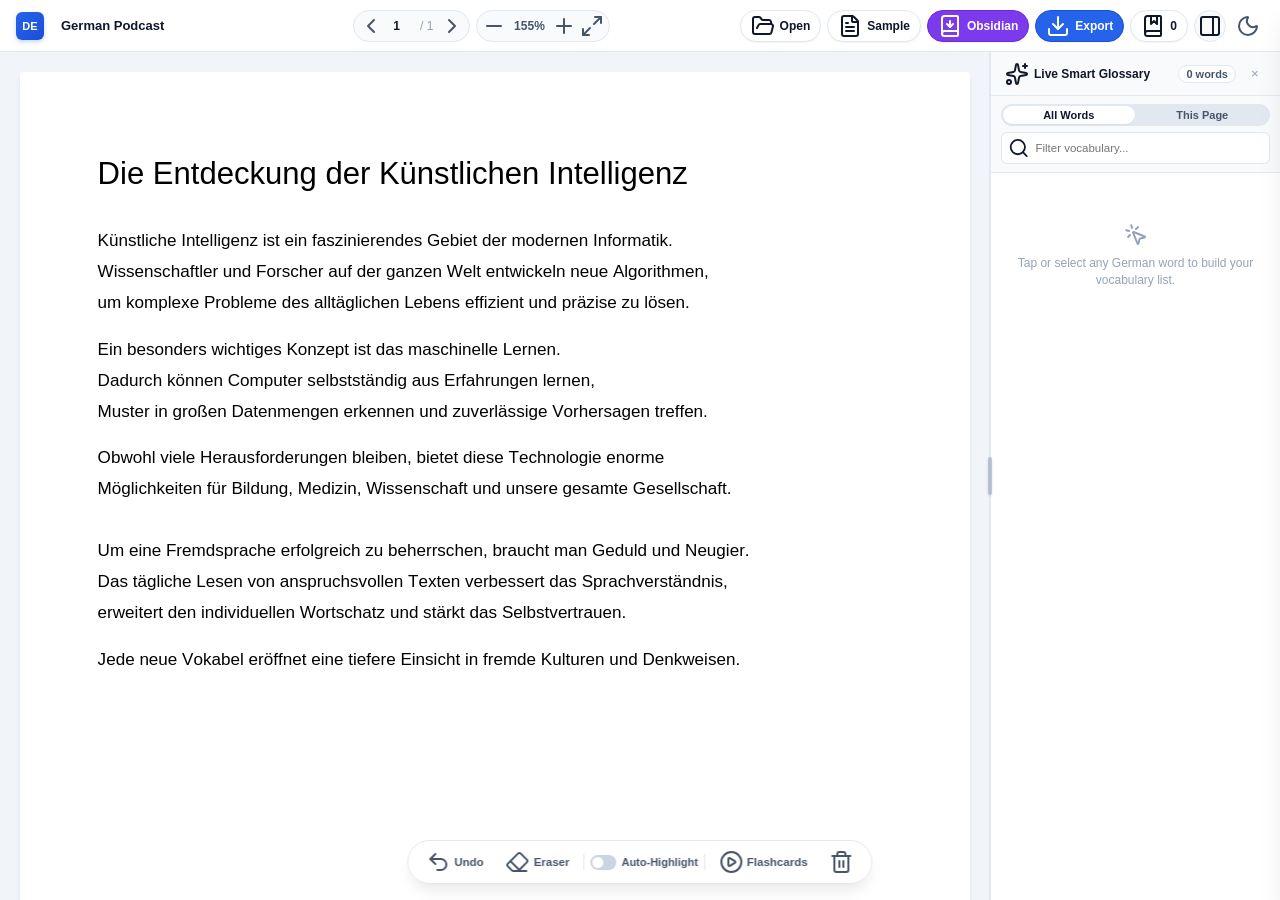
<file: index.html>
<!DOCTYPE html>
<html lang="de" data-theme="light">
<head>
  <meta charset="UTF-8">
  <meta name="viewport" content="width=device-width, initial-scale=1.0, maximum-scale=5.0, user-scalable=yes, viewport-fit=cover">
  <title>WortSchatz • German PDF Reader & Obsidian Sync</title>
  
  <!-- Apple & PWA Standalone Configuration for iPad Air M3 -->
  <meta name="apple-mobile-web-app-capable" content="yes">
  <meta name="apple-mobile-web-app-status-bar-style" content="black-translucent">
  <meta name="apple-mobile-web-app-title" content="WortSchatz">
  <meta name="theme-color" content="#2563eb">
  <link rel="apple-touch-icon" href="AppIcon.svg">
  <link rel="icon" type="image/svg+xml" href="AppIcon.svg">
  <link rel="manifest" href="manifest.json">

  <link rel="stylesheet" href="styles.css">
  
  <!-- Direct Root Script Dependencies -->
  <script src="pdf.min.js"></script>
  <script src="pdf-lib.min.js"></script>
  <script src="lucide.js"></script>
</head>
<body>

  <div class="app-shell">
    <header class="app-topbar">
      <div class="topbar-left">
        <div class="app-logo-badge">DE</div>
        <div class="podcast-meta">
          <input type="text" id="podcast-title-input" class="topbar-title-input" value="German Podcast" placeholder="Document / Podcast Title">
        </div>
      </div>

      <div class="topbar-center">
        <div class="nav-capsule">
          <button class="capsule-btn" id="btn-prev-page" title="Previous Page"><i data-lucide="chevron-left"></i></button>
          <div class="page-indicator">
            <input type="number" id="current-page-input" value="1" min="1">
            <span class="page-total">/ <span id="total-pages">1</span></span>
          </div>
          <button class="capsule-btn" id="btn-next-page" title="Next Page"><i data-lucide="chevron-right"></i></button>
        </div>

        <div class="zoom-capsule">
          <button class="capsule-btn" id="btn-zoom-out" title="Zoom Out"><i data-lucide="minus"></i></button>
          <span id="zoom-percentage" class="zoom-val">125%</span>
          <button class="capsule-btn" id="btn-zoom-in" title="Zoom In"><i data-lucide="plus"></i></button>
          <button class="capsule-btn" id="btn-zoom-fit" title="Fit Width"><i data-lucide="maximize-2"></i></button>
        </div>
      </div>

      <div class="topbar-right">
        <input type="file" id="pdf-file-input" accept="application/pdf,.pdf" style="display:none;">
        <button class="action-btn" onclick="document.getElementById('pdf-file-input').click()" title="Open PDF">
          <i data-lucide="folder-open"></i> <span>Open</span>
        </button>
        <button class="action-btn" id="btn-load-sample" title="Load Sample Reading">
          <i data-lucide="file-text"></i> <span>Sample</span>
        </button>
        <button class="action-btn btn-obsidian-pill" id="btn-save-obsidian" title="Obsidian Sync Options">
          <i data-lucide="book-down"></i> <span>Obsidian</span>
        </button>
        <button class="action-btn btn-export-pill" id="btn-download-annotated" title="Download Annotated PDF">
          <i data-lucide="download"></i> <span>Export</span>
        </button>
        <button class="action-btn" id="btn-toggle-vocab" title="Vocabulary Deck">
          <i data-lucide="book-marked"></i> <span id="vocab-count">0</span>
        </button>
        <button class="icon-action-btn" id="btn-toggle-sidebar" title="Toggle Live Glossary Sidebar">
          <i data-lucide="panel-right"></i>
        </button>
        <button class="icon-action-btn" id="btn-toggle-theme" title="Toggle Dark Mode">
          <i data-lucide="moon"></i>
        </button>
      </div>
    </header>

    <main class="app-workspace">
      <div id="pdf-viewer-container" class="pdf-canvas-container">
        <div class="pdf-loading">
          <div class="spinner"></div>
          <p>Rendering German Document...</p>
        </div>
      </div>

      <!-- Touch & Pencil Draggable Splitter Divider -->
      <div class="sidebar-resizer" id="sidebar-resizer" title="Trennlinie ziehen zum Anpassen der Breite (Doppeltipp zum Ein-/Ausklappen)">
        <div class="resizer-handle"></div>
      </div>

      <!-- Dedicated Live Smart Glossary Sidebar (Unlimited Cards & Searchable, Zero Text Occlusion) -->
      <aside class="glossary-sidebar" id="glossary-sidebar">
        <div class="sidebar-header">
          <div class="sidebar-title"><i data-lucide="sparkles"></i> Live Smart Glossary</div>
          <div style="display: flex; align-items: center; gap: 8px;">
            <span class="gloss-badge" id="gloss-count-badge">0 words</span>
            <button class="icon-btn-tiny" id="btn-collapse-sidebar" title="Seitenleiste einklappen">&times;</button>
          </div>
        </div>

        <div class="sidebar-filter-bar">
          <div class="filter-tab-group">
            <button class="filter-tab active" id="tab-filter-all">All Words</button>
            <button class="filter-tab" id="tab-filter-page">This Page</button>
          </div>
          <div class="sidebar-search-box">
            <i data-lucide="search"></i>
            <input type="text" id="input-gloss-search" placeholder="Filter vocabulary...">
          </div>
        </div>

        <div class="glossary-stream" id="glossary-stream-list">
          <div class="glossary-empty">
            <i data-lucide="mouse-pointer-click"></i>
            <p>Tap or select any German word to see its instant translation and article here.</p>
          </div>
        </div>
      </aside>
    </main>

    <!-- Floating Edge Button to bring back sidebar when collapsed -->
    <button class="sidebar-edge-tab" id="btn-sidebar-edge-tab" title="Vokabelliste anzeigen">
      <i data-lucide="chevron-left"></i>
      <span class="edge-tab-badge" id="edge-vocab-badge">0</span>
    </button>

    <div class="bottom-tools-island">
      <button class="island-tool-btn" id="btn-undo" title="Undo (Cmd+Z)"><i data-lucide="undo-2"></i> Undo</button>
      <button class="island-tool-btn" id="btn-toggle-eraser" title="Eraser Tool"><i data-lucide="eraser"></i> Eraser</button>
      <div class="island-divider"></div>
      <label class="island-toggle" title="Auto-highlight on select">
        <input type="checkbox" id="toggle-auto-annotate">
        <span class="island-slider"></span>
        <span class="island-toggle-text">Auto-Highlight</span>
      </label>
      <div class="island-divider"></div>
      <button class="island-tool-btn" id="btn-practice-flashcards" title="Practice Flashcards"><i data-lucide="play-circle"></i> Flashcards</button>
      <button class="island-tool-btn danger" id="btn-clear-all" title="Clear Highlights"><i data-lucide="trash-2"></i></button>
    </div>
  </div>

  <div id="translation-popup"></div>
  <div id="annotation-inspector"></div>

  <!-- Obsidian Sync Modal for iPad Air M3 & Self-Hosted -->
  <div class="modal-overlay" id="obsidian-modal">
    <div class="modal-card obsidian-modal-content">
      <div class="sidebar-header" style="background:transparent; padding:0 0 14px 0;">
        <span style="font-weight:700; font-size:15px; display:flex; align-items:center; gap:8px;">
          <i data-lucide="book-down" style="color:var(--accent-purple);"></i> Obsidian Vault Synchronization
        </span>
        <button class="icon-btn-tiny" id="btn-close-obsidian-modal">&times;</button>
      </div>

      <div style="margin-bottom:14px;">
        <label style="font-size:11.5px; font-weight:600; color:var(--text-muted); display:block; margin-bottom:4px;">Obsidian Vault Name (for iPad / App):</label>
        <input type="text" id="obsidian-vault-name-input" class="topbar-title-input" style="width:100%; background:var(--bg-subtle); border:1px solid var(--border-subtle); padding:8px 12px; border-radius:var(--radius-sm);" value="Obsidian Vault" placeholder="e.g. My Vault or Obsidian">
      </div>

      <div class="obsidian-option-card" id="btn-sync-ipad-app">
        <div class="obsidian-option-icon" style="background:linear-gradient(135deg, #7c3aed, #4f46e5);"><i data-lucide="tablet"></i></div>
        <div class="obsidian-option-info">
          <div class="obsidian-option-title">Open in iPad Obsidian App</div>
          <div class="obsidian-option-desc">Direct <code>obsidian://</code> URI dispatch into your iPad vault</div>
        </div>
        <i data-lucide="chevron-right" style="color:var(--text-muted); width:18px;"></i>
      </div>

      <div class="obsidian-option-card" id="btn-sync-server-api">
        <div class="obsidian-option-icon" style="background:linear-gradient(135deg, #2563eb, #0284c7);"><i data-lucide="server"></i></div>
        <div class="obsidian-option-info">
          <div class="obsidian-option-title">Sync to Self-Hosted Server</div>
          <div class="obsidian-option-desc">Auto-appends to <code>vocabulary.md</code> on host server</div>
        </div>
        <i data-lucide="chevron-right" style="color:var(--text-muted); width:18px;"></i>
      </div>

      <div class="obsidian-option-card" id="btn-sync-download-md">
        <div class="obsidian-option-icon" style="background:linear-gradient(135deg, #059669, #10b981);"><i data-lucide="download"></i></div>
        <div class="obsidian-option-info">
          <div class="obsidian-option-title">Download / Share Markdown (.md)</div>
          <div class="obsidian-option-desc">Save directly to iCloud Drive or Files app</div>
        </div>
        <i data-lucide="chevron-right" style="color:var(--text-muted); width:18px;"></i>
      </div>
    </div>
  </div>

  <aside class="vocab-drawer" id="vocab-drawer">
    <div class="sidebar-header">
      <div class="sidebar-title"><i data-lucide="book-marked"></i> Saved Vocabulary</div>
      <button class="icon-btn-tiny" id="btn-close-vocab">&times;</button>
    </div>
    <div style="padding: 10px; display: flex; gap: 6px; border-bottom: 1px solid var(--border-subtle);">
      <button class="action-btn" id="btn-drawer-obsidian" style="flex:1;">Obsidian</button>
      <button class="action-btn" id="btn-export-anki" style="flex:1;">Anki (.tsv)</button>
      <button class="action-btn" id="btn-export-csv" style="flex:1;">CSV</button>
    </div>
    <div class="glossary-stream" id="vocab-list-items"></div>
  </aside>

  <div class="modal-overlay" id="flashcard-modal">
    <div class="modal-card">
      <div class="sidebar-header" style="background:transparent; padding:0 0 12px 0;">
        <span style="font-weight:700; font-size:14px;">Vocabulary Flashcards</span>
        <span id="card-index" style="font-size:12px; color:var(--text-muted)">1 / 1</span>
        <button class="icon-btn-tiny" id="btn-close-flashcards">&times;</button>
      </div>

      <div style="perspective:1000px; margin: 16px 0;">
        <div id="flashcard-inner" style="background:var(--bg-subtle); border-radius:var(--radius-lg); padding:30px 20px; text-align:center; min-height:180px; display:flex; flex-direction:column; align-items:center; justify-content:center; cursor:pointer; border:1px solid var(--border-subtle);">
          <div class="card-front">
            <span class="badge" id="card-gender" style="margin-bottom:6px;"></span>
            <div id="card-german" style="font-size:22px; font-weight:800; color:var(--text-primary);">Wort</div>
            <span style="font-size:11px; color:var(--text-muted); margin-top:8px;">Tap card to flip</span>
          </div>
          <div class="card-back" style="display:none;">
            <span class="badge" id="card-pos" style="margin-bottom:6px;"></span>
            <div id="card-english" style="font-size:18px; font-weight:700; color:var(--accent-primary);">Meaning</div>
            <span style="font-size:11px; color:var(--text-muted); margin-top:8px;">German to English</span>
          </div>
        </div>
      </div>

      <div style="display:flex; align-items:center; justify-content:space-between; gap:10px;">
        <button class="action-btn" id="btn-card-prev"><i data-lucide="arrow-left"></i> Prev</button>
        <button class="action-btn" id="btn-card-audio"><i data-lucide="volume-2"></i></button>
        <button class="action-btn btn-export-pill" id="btn-card-next">Next <i data-lucide="arrow-right"></i></button>
      </div>
    </div>
  </div>

  <div class="toast-container" id="toast-container"></div>

  <script src="sample_pdf_data.js"></script>
  <script src="dictionary_data.js"></script>
  <script src="translator.js"></script>
  <script src="tts.js"></script>
  <script src="annotator.js"></script>
  <script src="vocabulary.js"></script>
  <script src="pdf_viewer.js"></script>
  <script src="app.js"></script>

  <script>
    // Offline PWA Service Worker Registration
    if ('serviceWorker' in navigator && window.location.protocol.startsWith('http')) {
      window.addEventListener('load', () => {
        navigator.serviceWorker.register('sw.js').then((reg) => {
          console.log('[WortSchatz] Offline Service Worker registered:', reg.scope);
        }).catch((err) => {
          console.warn('[WortSchatz] Service Worker registration failed:', err);
        });
      });
    }
  </script>
</body>
</html>
</file>
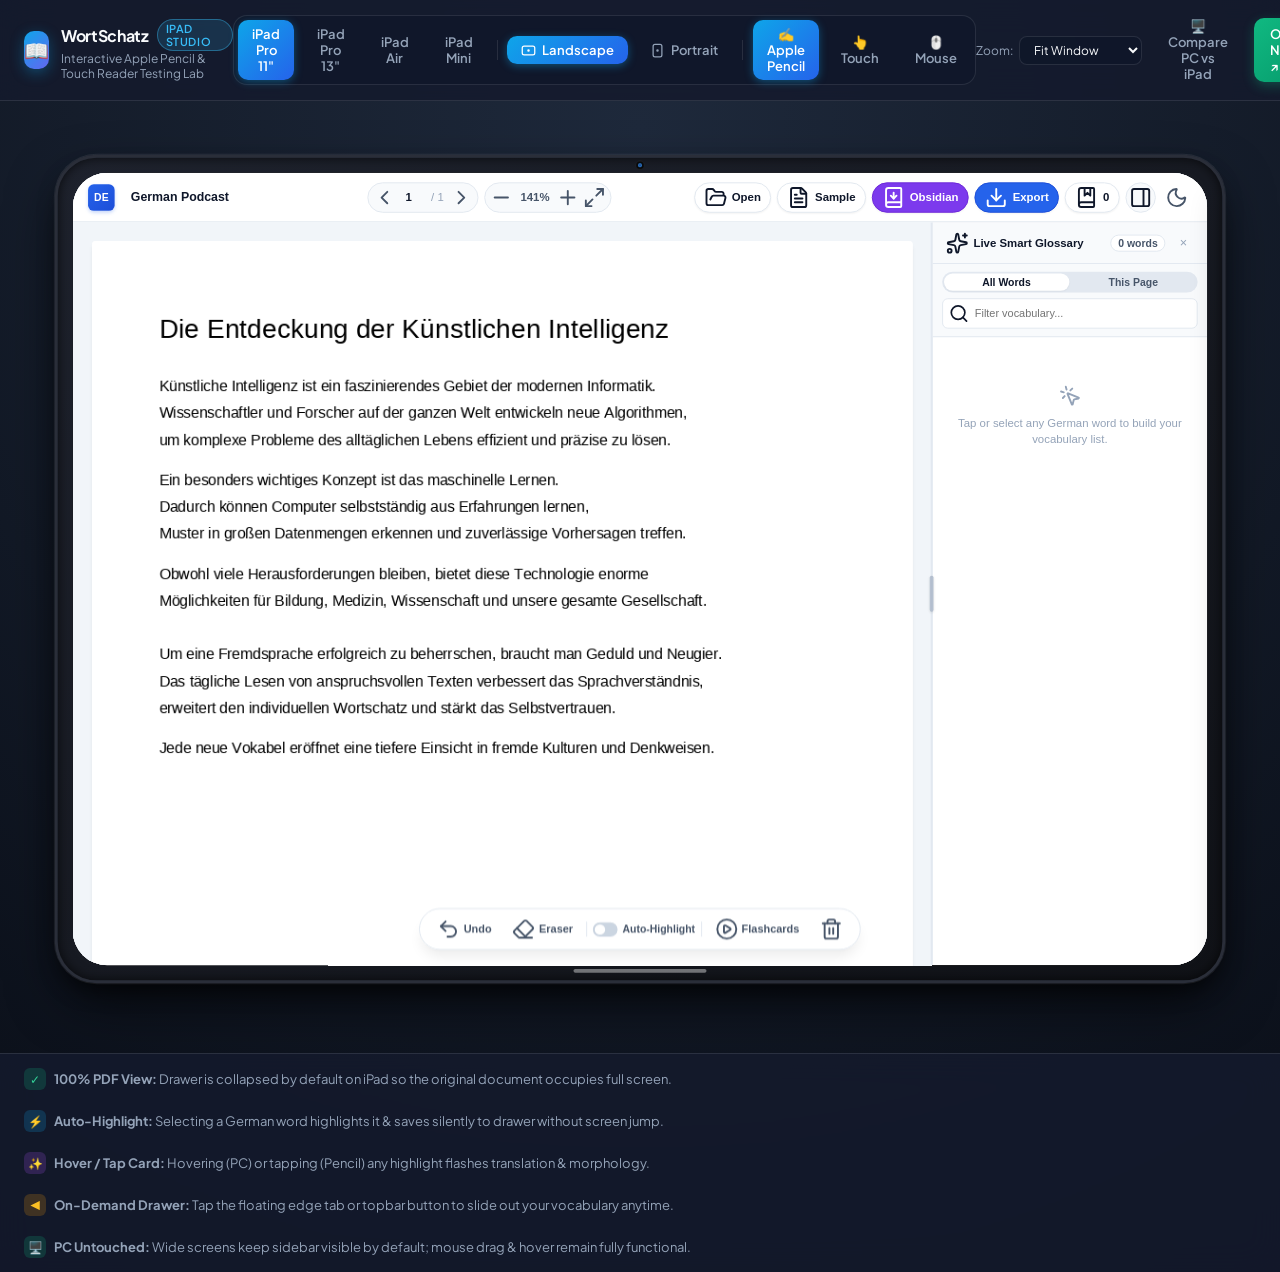
<file: ipad_simulator.html>
<!DOCTYPE html>
<html lang="en">
<head>
  <meta charset="UTF-8">
  <meta name="viewport" content="width=device-width, initial-scale=1.0">
  <title>WortSchatz - iPad Simulator & Hardware Experience</title>
  <link rel="preconnect" href="https://fonts.googleapis.com">
  <link rel="preconnect" href="https://fonts.gstatic.com" crossorigin>
  <link href="https://fonts.googleapis.com/css2?family=Plus+Jakarta+Sans:wght@400;500;600;700;800&family=JetBrains+Mono:wght@400;500&display=swap" rel="stylesheet">
  <style>
    :root {
      --bg-desk: #090d16;
      --bg-panel: rgba(20, 27, 45, 0.85);
      --border-panel: rgba(255, 255, 255, 0.1);
      --accent-blue: #38bdf8;
      --accent-cyan: #06b6d4;
      --accent-gold: #f59e0b;
      --text-main: #f8fafc;
      --text-muted: #94a3b8;
      --ipad-bezel: #12141a;
      --ipad-border: #2a2e39;
      --ipad-radius: 44px;
      --screen-radius: 28px;
    }

    * {
      box-sizing: border-box;
      margin: 0;
      padding: 0;
    }

    body {
      font-family: 'Plus Jakarta Sans', -apple-system, BlinkMacSystemFont, sans-serif;
      background: radial-gradient(circle at 50% 10%, #1e293b 0%, #090d16 100%);
      color: var(--text-main);
      min-height: 100vh;
      overflow-x: hidden;
      display: flex;
      flex-direction: column;
    }

    /* Top Control Bar */
    header.sim-header {
      background: var(--bg-panel);
      backdrop-filter: blur(16px);
      -webkit-backdrop-filter: blur(16px);
      border-bottom: 1px solid var(--border-panel);
      padding: 12px 24px;
      display: flex;
      align-items: center;
      justify-content: space-between;
      position: sticky;
      top: 0;
      z-index: 1000;
    }

    .header-brand {
      display: flex;
      align-items: center;
      gap: 12px;
    }

    .brand-logo-badge {
      width: 38px;
      height: 38px;
      background: linear-gradient(135deg, #0ea5e9, #6366f1);
      border-radius: 10px;
      display: flex;
      align-items: center;
      justify-content: center;
      font-size: 20px;
      box-shadow: 0 4px 14px rgba(14, 165, 233, 0.35);
    }

    .brand-titles h1 {
      font-size: 16px;
      font-weight: 700;
      letter-spacing: -0.02em;
      display: flex;
      align-items: center;
      gap: 8px;
    }

    .badge-simulator {
      background: rgba(56, 189, 248, 0.15);
      border: 1px solid rgba(56, 189, 248, 0.4);
      color: var(--accent-blue);
      font-size: 11px;
      font-weight: 600;
      padding: 2px 8px;
      border-radius: 20px;
      text-transform: uppercase;
      letter-spacing: 0.05em;
    }

    .brand-titles p {
      font-size: 12px;
      color: var(--text-muted);
    }

    /* Controls Center */
    .sim-controls-group {
      display: flex;
      align-items: center;
      gap: 8px;
      background: rgba(15, 23, 42, 0.7);
      padding: 4px;
      border-radius: 14px;
      border: 1px solid var(--border-panel);
    }

    .ctrl-pill-btn {
      background: transparent;
      border: none;
      color: var(--text-muted);
      font-family: inherit;
      font-size: 13px;
      font-weight: 600;
      padding: 6px 14px;
      border-radius: 10px;
      cursor: pointer;
      display: flex;
      align-items: center;
      gap: 6px;
      transition: all 0.2s ease;
    }

    .ctrl-pill-btn:hover {
      color: #fff;
      background: rgba(255, 255, 255, 0.06);
    }

    .ctrl-pill-btn.active {
      background: linear-gradient(135deg, #0ea5e9, #2563eb);
      color: #fff;
      box-shadow: 0 2px 8px rgba(14, 165, 233, 0.4);
    }

    .ctrl-divider {
      width: 1px;
      height: 20px;
      background: var(--border-panel);
      margin: 0 2px;
    }

    /* Right Action Buttons */
    .sim-right-actions {
      display: flex;
      align-items: center;
      gap: 12px;
    }

    .scale-selector {
      display: flex;
      align-items: center;
      gap: 6px;
      font-size: 12px;
      color: var(--text-muted);
    }

    .scale-selector select {
      background: rgba(15, 23, 42, 0.8);
      border: 1px solid var(--border-panel);
      color: var(--text-main);
      padding: 5px 10px;
      border-radius: 8px;
      font-family: inherit;
      font-size: 12px;
      outline: none;
      cursor: pointer;
    }

    .btn-action-primary {
      background: linear-gradient(135deg, #10b981, #059669);
      border: none;
      color: #fff;
      font-family: inherit;
      font-size: 13px;
      font-weight: 600;
      padding: 8px 16px;
      border-radius: 10px;
      cursor: pointer;
      display: flex;
      align-items: center;
      gap: 6px;
      text-decoration: none;
      box-shadow: 0 4px 12px rgba(16, 185, 129, 0.3);
      transition: all 0.2s;
    }

    .btn-action-primary:hover {
      transform: translateY(-1px);
      box-shadow: 0 6px 16px rgba(16, 185, 129, 0.45);
    }

    /* Simulator Workspace Stage */
    .sim-stage {
      flex: 1;
      display: flex;
      align-items: center;
      justify-content: center;
      padding: 32px 16px 48px;
      overflow: auto;
      perspective: 1200px;
    }

    /* iPad Hardware Body */
    .ipad-device-wrapper {
      position: relative;
      display: flex;
      align-items: center;
      justify-content: center;
      transition: all 0.5s cubic-bezier(0.16, 1, 0.3, 1);
      transform-origin: center center;
    }

    .ipad-chassis {
      background: linear-gradient(145deg, #1e222d, #101217);
      border: 3px solid var(--ipad-border);
      box-shadow: 
        0 0 0 1px rgba(255, 255, 255, 0.08),
        0 24px 60px -12px rgba(0, 0, 0, 0.8),
        0 12px 24px -8px rgba(0, 0, 0, 0.6),
        inset 0 0 12px rgba(0, 0, 0, 0.7);
      border-radius: var(--ipad-radius);
      padding: 16px;
      position: relative;
      transition: all 0.45s cubic-bezier(0.2, 0.8, 0.2, 1);
    }

    /* Camera Sensor Pill */
    .ipad-camera {
      position: absolute;
      background: #090a0d;
      border: 1px solid rgba(255, 255, 255, 0.08);
      border-radius: 50%;
      z-index: 50;
      display: flex;
      align-items: center;
      justify-content: center;
    }

    .ipad-camera::after {
      content: '';
      width: 4px;
      height: 4px;
      background: #1e3a8a;
      border-radius: 50%;
      box-shadow: inset 0 0 2px #38bdf8;
    }

    /* Home Indicator */
    .ipad-home-bar {
      position: absolute;
      bottom: 8px;
      left: 50%;
      transform: translateX(-50%);
      width: 140px;
      height: 4px;
      background: rgba(255, 255, 255, 0.4);
      border-radius: 10px;
      z-index: 100;
      pointer-events: none;
      transition: all 0.3s;
    }

    /* Screen Bezel & Display */
    .ipad-screen {
      background: #000;
      border-radius: var(--screen-radius);
      overflow: hidden;
      position: relative;
      box-shadow: inset 0 0 4px rgba(0, 0, 0, 0.8);
    }

    .ipad-screen iframe {
      width: 100%;
      height: 100%;
      border: none;
      display: block;
      background: #fff;
    }

    /* Realistic Apple Pencil Overlay */
    .apple-pencil-stylus {
      position: fixed;
      pointer-events: none;
      z-index: 99999;
      transform: translate(-10px, -90px) rotate(-35deg);
      transition: opacity 0.2s;
      display: none;
    }

    .pencil-body {
      width: 14px;
      height: 120px;
      background: linear-gradient(to right, #f8fafc 0%, #ffffff 40%, #e2e8f0 100%);
      border-radius: 4px 4px 2px 2px;
      position: relative;
      box-shadow: -4px 6px 16px rgba(0, 0, 0, 0.45);
    }

    .pencil-tip-cone {
      width: 0;
      height: 0;
      border-left: 7px solid transparent;
      border-right: 7px solid transparent;
      border-top: 24px solid #e2e8f0;
      position: absolute;
      bottom: -24px;
      left: 0;
    }

    .pencil-nib {
      width: 4px;
      height: 6px;
      background: #334155;
      border-radius: 0 0 2px 2px;
      position: absolute;
      bottom: -30px;
      left: 5px;
    }

    .pencil-badge-logo {
      position: absolute;
      top: 14px;
      left: 3px;
      font-size: 8px;
      color: #94a3b8;
      font-weight: 700;
      letter-spacing: -0.5px;
      transform: rotate(90deg);
    }

    /* Touch indicator */
    .touch-cursor-indicator {
      position: fixed;
      pointer-events: none;
      z-index: 99998;
      width: 32px;
      height: 32px;
      border-radius: 50%;
      background: rgba(56, 189, 248, 0.35);
      border: 2px solid rgba(56, 189, 248, 0.8);
      box-shadow: 0 0 16px rgba(56, 189, 248, 0.5);
      transform: translate(-50%, -50%);
      display: none;
    }

    /* Information Drawer / Guidance Bar */
    .sim-guide-panel {
      background: var(--bg-panel);
      backdrop-filter: blur(16px);
      border-top: 1px solid var(--border-panel);
      padding: 14px 24px;
      display: flex;
      align-items: center;
      justify-content: space-between;
      gap: 16px;
      font-size: 13px;
      color: var(--text-muted);
    }

    .guide-features-list {
      display: flex;
      align-items: center;
      gap: 20px;
      flex-wrap: wrap;
    }

    .guide-feature-item {
      display: flex;
      align-items: center;
      gap: 8px;
    }

    .feature-icon {
      width: 22px;
      height: 22px;
      border-radius: 6px;
      display: flex;
      align-items: center;
      justify-content: center;
      font-size: 12px;
    }

    .feature-icon.green { background: rgba(16, 185, 129, 0.2); color: #34d399; }
    .feature-icon.blue { background: rgba(14, 165, 233, 0.2); color: #38bdf8; }
    .feature-icon.purple { background: rgba(168, 85, 247, 0.2); color: #c084fc; }
    .feature-icon.gold { background: rgba(245, 158, 11, 0.2); color: #fbbf24; }

    /* Comparison side-by-side mode */
    .sim-stage.comparison-mode {
      gap: 40px;
    }

    .pc-mockup-frame {
      display: none;
      flex-direction: column;
      background: #1e222d;
      border-radius: 12px;
      border: 1px solid #334155;
      overflow: hidden;
      box-shadow: 0 20px 50px rgba(0, 0, 0, 0.7);
    }

    .pc-window-titlebar {
      background: #11141c;
      padding: 10px 14px;
      display: flex;
      align-items: center;
      gap: 8px;
      border-bottom: 1px solid rgba(255, 255, 255, 0.08);
    }

    .pc-dot { width: 10px; height: 10px; border-radius: 50%; }
    .pc-dot.red { background: #ef4444; }
    .pc-dot.yellow { background: #f59e0b; }
    .pc-dot.green { background: #10b981; }

    .pc-title {
      font-size: 12px;
      color: #94a3b8;
      margin-left: 8px;
      font-weight: 500;
    }
  </style>
</head>
<body>

  <!-- Top Navigation & Simulator Controls -->
  <header class="sim-header">
    <div class="header-brand">
      <div class="brand-logo-badge">📖</div>
      <div class="brand-titles">
        <h1>WortSchatz <span class="badge-simulator">iPad Studio</span></h1>
        <p>Interactive Apple Pencil & Touch Reader Testing Lab</p>
      </div>
    </div>

    <!-- Device Selector & Orientation Switch -->
    <div class="sim-controls-group">
      <button class="ctrl-pill-btn active" id="btn-device-11" onclick="setDevice('ipad-11')">
        iPad Pro 11"
      </button>
      <button class="ctrl-pill-btn" id="btn-device-13" onclick="setDevice('ipad-13')">
        iPad Pro 13"
      </button>
      <button class="ctrl-pill-btn" id="btn-device-air" onclick="setDevice('ipad-air')">
        iPad Air
      </button>
      <button class="ctrl-pill-btn" id="btn-device-mini" onclick="setDevice('ipad-mini')">
        iPad Mini
      </button>

      <div class="ctrl-divider"></div>

      <button class="ctrl-pill-btn active" id="btn-orient-landscape" onclick="setOrientation('landscape')">
        <svg width="15" height="15" viewBox="0 0 24 24" fill="none" stroke="currentColor" stroke-width="2"><rect x="2" y="5" width="20" height="14" rx="3"/><circle cx="12" cy="12" r="1"/></svg>
        Landscape
      </button>
      <button class="ctrl-pill-btn" id="btn-orient-portrait" onclick="setOrientation('portrait')">
        <svg width="15" height="15" viewBox="0 0 24 24" fill="none" stroke="currentColor" stroke-width="2"><rect x="5" y="2" width="14" height="20" rx="3"/><circle cx="12" cy="12" r="1"/></svg>
        Portrait
      </button>

      <div class="ctrl-divider"></div>

      <!-- Stylus Input Mode Switcher -->
      <button class="ctrl-pill-btn active" id="btn-input-pencil" onclick="setInputMode('pencil')" title="Simulates Apple Pencil nib & clicks">
        ✍️ Apple Pencil
      </button>
      <button class="ctrl-pill-btn" id="btn-input-touch" onclick="setInputMode('touch')" title="Simulates finger touch gestures">
        👆 Touch
      </button>
      <button class="ctrl-pill-btn" id="btn-input-mouse" onclick="setInputMode('mouse')" title="Simulates standard mouse">
        🖱️ Mouse
      </button>
    </div>

    <!-- Right Zoom & Quick Actions -->
    <div class="sim-right-actions">
      <div class="scale-selector">
        <span>Zoom:</span>
        <select id="scale-select" onchange="setScale(this.value)">
          <option value="auto" selected>Fit Window</option>
          <option value="0.6">60%</option>
          <option value="0.75">75%</option>
          <option value="0.85">85%</option>
          <option value="1.0">100% (Native)</option>
        </select>
      </div>

      <button class="ctrl-pill-btn" id="btn-compare-mode" onclick="toggleComparisonMode()" title="Verify PC experience side-by-side">
        🖥️ Compare PC vs iPad
      </button>

      <a href="index.html" target="_blank" class="btn-action-primary">
        <span>Open Native ↗</span>
      </a>
    </div>
  </header>

  <!-- Simulator Main Stage -->
  <main class="sim-stage" id="sim-stage">
    
    <!-- iPad Physical Device -->
    <div class="ipad-device-wrapper" id="ipad-wrapper">
      <div class="ipad-chassis" id="ipad-chassis">
        <!-- Front Camera Sensor -->
        <div class="ipad-camera" id="ipad-camera"></div>

        <!-- iPad Glass Display Area -->
        <div class="ipad-screen" id="ipad-screen">
          <iframe id="app-frame" src="index.html" allow="accelerometer; autoplay; encrypted-media; gyroscope; picture-in-picture"></iframe>
        </div>

        <!-- iPad Bottom Home Swipe Indicator -->
        <div class="ipad-home-bar" id="ipad-home-bar"></div>
      </div>
    </div>

    <!-- Side-by-Side PC Desktop Mockup Frame (Toggled by Compare Mode) -->
    <div class="pc-mockup-frame" id="pc-mockup-frame">
      <div class="pc-window-titlebar">
        <div class="pc-dot red"></div>
        <div class="pc-dot yellow"></div>
        <div class="pc-dot green"></div>
        <span class="pc-title">PC Desktop Edition — (1440×900) Full Wide Sidebar & Mouse Hover</span>
      </div>
      <div style="width: 720px; height: 500px; background: #fff;">
        <iframe id="pc-frame" src="index.html" style="width: 100%; height: 100%; border: none;"></iframe>
      </div>
    </div>

  </main>

  <!-- Realistic Apple Pencil Cursor Overlay -->
  <div class="apple-pencil-stylus" id="apple-pencil-stylus">
    <div class="pencil-body">
      <div class="pencil-badge-logo"> Pencil</div>
      <div class="pencil-tip-cone"></div>
      <div class="pencil-nib"></div>
    </div>
  </div>

  <!-- Touch Cursor Indicator -->
  <div class="touch-cursor-indicator" id="touch-cursor-indicator"></div>

  <!-- Bottom Guidance Panel -->
  <footer class="sim-guide-panel">
    <div class="guide-features-list">
      <div class="guide-feature-item">
        <span class="feature-icon green">✓</span>
        <span><strong>100% PDF View:</strong> Drawer is collapsed by default on iPad so the original document occupies full screen.</span>
      </div>
      <div class="guide-feature-item">
        <span class="feature-icon blue">⚡</span>
        <span><strong>Auto-Highlight:</strong> Selecting a German word highlights it & saves silently to drawer without screen jump.</span>
      </div>
      <div class="guide-feature-item">
        <span class="feature-icon purple">✨</span>
        <span><strong>Hover / Tap Card:</strong> Hovering (PC) or tapping (Pencil) any highlight flashes translation & morphology.</span>
      </div>
      <div class="guide-feature-item">
        <span class="feature-icon gold">◀</span>
        <span><strong>On-Demand Drawer:</strong> Tap the floating edge tab or topbar button to slide out your vocabulary anytime.</span>
      </div>
      <div class="guide-feature-item">
        <span class="feature-icon green">🖥️</span>
        <span><strong>PC Untouched:</strong> Wide screens keep sidebar visible by default; mouse drag & hover remain fully functional.</span>
      </div>
    </div>
  </footer>

  <script>
    // Device Spec Dimensions [Width x Height in CSS px]
    const DEVICES = {
      'ipad-11': { name: 'iPad Pro 11"', width: 1194, height: 834, bezel: 16, radius: 44, cameraPos: 'top' },
      'ipad-13': { name: 'iPad Pro 13"', width: 1366, height: 1024, bezel: 18, radius: 48, cameraPos: 'top' },
      'ipad-air': { name: 'iPad Air', width: 1180, height: 820, bezel: 16, radius: 40, cameraPos: 'top' },
      'ipad-mini': { name: 'iPad Mini', width: 1133, height: 744, bezel: 14, radius: 36, cameraPos: 'top' }
    };

    let currentDevice = 'ipad-11';
    let currentOrientation = 'landscape';
    let currentInputMode = 'pencil';
    let currentScale = 'auto';
    let isComparisonMode = false;

    const chassis = document.getElementById('ipad-chassis');
    const screenEl = document.getElementById('ipad-screen');
    const cameraEl = document.getElementById('ipad-camera');
    const homeBar = document.getElementById('ipad-home-bar');
    const wrapper = document.getElementById('ipad-wrapper');
    const pencil = document.getElementById('apple-pencil-stylus');
    const touchCursor = document.getElementById('touch-cursor-indicator');

    function updateSimulatorLayout() {
      const dev = DEVICES[currentDevice];
      const isLand = currentOrientation === 'landscape';

      const screenW = isLand ? dev.width : dev.height;
      const screenH = isLand ? dev.height : dev.width;

      screenEl.style.width = screenW + 'px';
      screenEl.style.height = screenH + 'px';

      // Chassis Bezel Size
      chassis.style.padding = dev.bezel + 'px';
      chassis.style.borderRadius = dev.radius + 'px';
      screenEl.style.borderRadius = (dev.radius - dev.bezel/2) + 'px';

      // Camera Positioning
      cameraEl.style.top = (dev.bezel / 2 - 5) + 'px';
      cameraEl.style.left = '50%';
      cameraEl.style.transform = 'translateX(-50%)';
      cameraEl.style.width = '10px';
      cameraEl.style.height = '10px';

      homeBar.style.bottom = '8px';
      homeBar.style.left = '50%';
      homeBar.style.transform = 'translateX(-50%)';
      homeBar.style.width = '140px';
      homeBar.style.height = '4px';

      applyScale();
    }

    function setDevice(devKey) {
      currentDevice = devKey;
      document.querySelectorAll('[id^="btn-device-"]').forEach(btn => btn.classList.remove('active'));
      const activeBtn = document.getElementById('btn-device-' + devKey.replace('ipad-', ''));
      if (activeBtn) activeBtn.classList.add('active');
      updateSimulatorLayout();
    }

    function setOrientation(orient) {
      currentOrientation = orient;
      document.getElementById('btn-orient-landscape').classList.toggle('active', orient === 'landscape');
      document.getElementById('btn-orient-portrait').classList.toggle('active', orient === 'portrait');
      updateSimulatorLayout();
    }

    function setInputMode(mode) {
      currentInputMode = mode;
      document.getElementById('btn-input-pencil').classList.toggle('active', mode === 'pencil');
      document.getElementById('btn-input-touch').classList.toggle('active', mode === 'touch');
      document.getElementById('btn-input-mouse').classList.toggle('active', mode === 'mouse');

      if (mode === 'mouse') {
        pencil.style.display = 'none';
        touchCursor.style.display = 'none';
      }

      // Sync mode to iframe
      const appFrame = document.getElementById('app-frame');
      if (appFrame) injectSimulatorBridgeIntoIframe(appFrame);
    }

    function setScale(scaleVal) {
      currentScale = scaleVal;
      applyScale();
    }

    function applyScale() {
      const stage = document.getElementById('sim-stage');
      const stageW = stage.clientWidth - 40;
      const stageH = stage.clientHeight - 40;

      const chassisW = chassis.offsetWidth;
      const chassisH = chassis.offsetHeight;

      let factor = 1;
      if (currentScale === 'auto') {
        const factorW = stageW / chassisW;
        const factorH = stageH / chassisH;
        factor = Math.min(factorW, factorH, 0.95);
        if (factor > 1) factor = 1;
      } else {
        factor = parseFloat(currentScale);
      }

      wrapper.style.transform = `scale(${factor})`;
    }

    function toggleComparisonMode() {
      isComparisonMode = !isComparisonMode;
      const pcFrame = document.getElementById('pc-mockup-frame');
      const simStage = document.getElementById('sim-stage');
      const btn = document.getElementById('btn-compare-mode');

      if (isComparisonMode) {
        pcFrame.style.display = 'flex';
        simStage.classList.add('comparison-mode');
        btn.classList.add('active');
        btn.innerHTML = '✕ Close Comparison';
        currentScale = '0.55';
        document.getElementById('scale-select').value = '0.6';
        applyScale();
      } else {
        pcFrame.style.display = 'none';
        simStage.classList.remove('comparison-mode');
        btn.classList.remove('active');
        btn.innerHTML = '🖥️ Compare PC vs iPad';
        currentScale = 'auto';
        document.getElementById('scale-select').value = 'auto';
        applyScale();
      }
    }

    // Seamless Apple Pencil & Touch Bridge inside iPad Screen
    function injectSimulatorBridgeIntoIframe(frame) {
      try {
        const fDoc = frame.contentDocument || frame.contentWindow?.document;
        if (!fDoc) return;

        // 1. Inject Apple Pencil & Touch styles into iframe
        let styleTag = fDoc.getElementById('sim-injected-style');
        if (!styleTag) {
          styleTag = fDoc.createElement('style');
          styleTag.id = 'sim-injected-style';
          styleTag.textContent = `
            .apple-pencil-stylus-iframe {
              position: fixed !important;
              pointer-events: none !important;
              z-index: 2147483647 !important;
              transform: translate(-7px, -92px) rotate(-35deg) !important;
              display: none;
              will-change: transform, left, top;
            }
            .apple-pencil-stylus-iframe .pencil-body {
              width: 14px;
              height: 120px;
              background: linear-gradient(to right, #f8fafc 0%, #ffffff 40%, #e2e8f0 100%);
              border-radius: 4px 4px 2px 2px;
              position: relative;
              box-shadow: -4px 6px 16px rgba(0, 0, 0, 0.45);
            }
            .apple-pencil-stylus-iframe .pencil-tip-cone {
              width: 0;
              height: 0;
              border-left: 7px solid transparent;
              border-right: 7px solid transparent;
              border-top: 24px solid #e2e8f0;
              position: absolute;
              bottom: -24px;
              left: 0;
            }
            .apple-pencil-stylus-iframe .pencil-nib {
              width: 4px;
              height: 6px;
              background: #1e293b;
              border-radius: 0 0 2px 2px;
              position: absolute;
              bottom: -30px;
              left: 5px;
            }
            .apple-pencil-stylus-iframe .pencil-badge-logo {
              position: absolute;
              top: 14px;
              left: 3px;
              font-size: 8px;
              color: #94a3b8;
              font-weight: 700;
              letter-spacing: -0.5px;
              transform: rotate(90deg);
            }
            .touch-cursor-iframe {
              position: fixed !important;
              pointer-events: none !important;
              z-index: 2147483647 !important;
              width: 32px;
              height: 32px;
              border-radius: 50%;
              background: rgba(56, 189, 248, 0.35);
              border: 2px solid rgba(56, 189, 248, 0.85);
              box-shadow: 0 0 16px rgba(56, 189, 248, 0.5);
              transform: translate(-50%, -50%) !important;
              display: none;
              will-change: transform, left, top;
            }
          `;
          fDoc.head.appendChild(styleTag);
        }

        // 2. Inject cursor elements into iframe body
        let iPencil = fDoc.getElementById('iframe-pencil-stylus');
        if (!iPencil) {
          iPencil = fDoc.createElement('div');
          iPencil.id = 'iframe-pencil-stylus';
          iPencil.className = 'apple-pencil-stylus-iframe';
          iPencil.innerHTML = `
            <div class="pencil-body">
              <div class="pencil-badge-logo"> Pencil</div>
              <div class="pencil-tip-cone"></div>
              <div class="pencil-nib"></div>
            </div>
          `;
          fDoc.body.appendChild(iPencil);
        }

        let iTouch = fDoc.getElementById('iframe-touch-cursor');
        if (!iTouch) {
          iTouch = fDoc.createElement('div');
          iTouch.id = 'iframe-touch-cursor';
          iTouch.className = 'touch-cursor-iframe';
          fDoc.body.appendChild(iTouch);
        }

        // 3. Update cursor visibility
        const updateIframeCursor = () => {
          if (currentInputMode === 'pencil' || currentInputMode === 'touch') {
            fDoc.body.style.setProperty('cursor', 'none', 'important');
            if (fDoc.documentElement) fDoc.documentElement.style.setProperty('cursor', 'none', 'important');
          } else {
            fDoc.body.style.cursor = 'default';
            if (fDoc.documentElement) fDoc.documentElement.style.cursor = 'default';
            if (iPencil) iPencil.style.display = 'none';
            if (iTouch) iTouch.style.display = 'none';
          }
        };
        updateIframeCursor();

        // 4. Track mouse movement inside the iframe
        if (!fDoc._hasSimListeners) {
          fDoc._hasSimListeners = true;

          const onPointerMoveInFrame = (e) => {
            // Hide parent stylus when inside the iframe
            pencil.style.display = 'none';
            touchCursor.style.display = 'none';

            if (currentInputMode === 'pencil') {
              iPencil.style.display = 'block';
              iTouch.style.display = 'none';
              iPencil.style.left = e.clientX + 'px';
              iPencil.style.top = e.clientY + 'px';
            } else if (currentInputMode === 'touch') {
              iTouch.style.display = 'block';
              iPencil.style.display = 'none';
              iTouch.style.left = e.clientX + 'px';
              iTouch.style.top = e.clientY + 'px';
            } else {
              iPencil.style.display = 'none';
              iTouch.style.display = 'none';
            }
          };

          fDoc.addEventListener('pointermove', onPointerMoveInFrame, { passive: true });
          fDoc.addEventListener('mousemove', onPointerMoveInFrame, { passive: true });

          fDoc.addEventListener('pointerleave', () => {
            if (iPencil) iPencil.style.display = 'none';
            if (iTouch) iTouch.style.display = 'none';
          });

          // 5. Intercept events and convert mouse events to authentic Apple Pencil pointerType === 'pen'
          const setCustomPointerType = (e, pType) => {
            try {
              Object.defineProperty(e, 'pointerType', { value: pType, configurable: true });
              if (pType === 'pen') {
                Object.defineProperty(e, 'pressure', { value: 0.8, configurable: true });
              }
            } catch (err) {}
          };

          fDoc.addEventListener('pointerdown', (e) => {
            if (currentInputMode === 'pencil') {
              setCustomPointerType(e, 'pen');
            } else if (currentInputMode === 'touch') {
              setCustomPointerType(e, 'touch');
            }
          }, true);

          fDoc.addEventListener('pointerup', (e) => {
            if (currentInputMode === 'pencil') {
              setCustomPointerType(e, 'pen');
            } else if (currentInputMode === 'touch') {
              setCustomPointerType(e, 'touch');
            }
          }, true);
        }

      } catch (err) {
        console.warn('Iframe bridge error:', err);
      }
    }

    // Stylus Cursor Tracking on Parent Window (Outside the iPad screen)
    document.addEventListener('mousemove', (e) => {
      if (currentInputMode === 'pencil') {
        pencil.style.display = 'block';
        touchCursor.style.display = 'none';
        pencil.style.left = e.clientX + 'px';
        pencil.style.top = e.clientY + 'px';
      } else if (currentInputMode === 'touch') {
        touchCursor.style.display = 'block';
        pencil.style.display = 'none';
        touchCursor.style.left = e.clientX + 'px';
        touchCursor.style.top = e.clientY + 'px';
      }
    });

    document.addEventListener('mouseleave', () => {
      pencil.style.display = 'none';
      touchCursor.style.display = 'none';
    });

    // Window Resize Auto-scale
    window.addEventListener('resize', () => {
      applyScale();
    });

    // Initialize Simulator & Hook Iframe
    window.addEventListener('DOMContentLoaded', () => {
      updateSimulatorLayout();
      setTimeout(applyScale, 100);

      const appFrame = document.getElementById('app-frame');
      if (appFrame) {
        appFrame.addEventListener('load', () => {
          injectSimulatorBridgeIntoIframe(appFrame);
        });
        // Check periodically until loaded
        let checkInterval = setInterval(() => {
          try {
            if (appFrame.contentDocument && appFrame.contentDocument.body) {
              injectSimulatorBridgeIntoIframe(appFrame);
              clearInterval(checkInterval);
            }
          } catch(e) {}
        }, 300);
      }
    });
  </script>
</body>
</html>
</file>
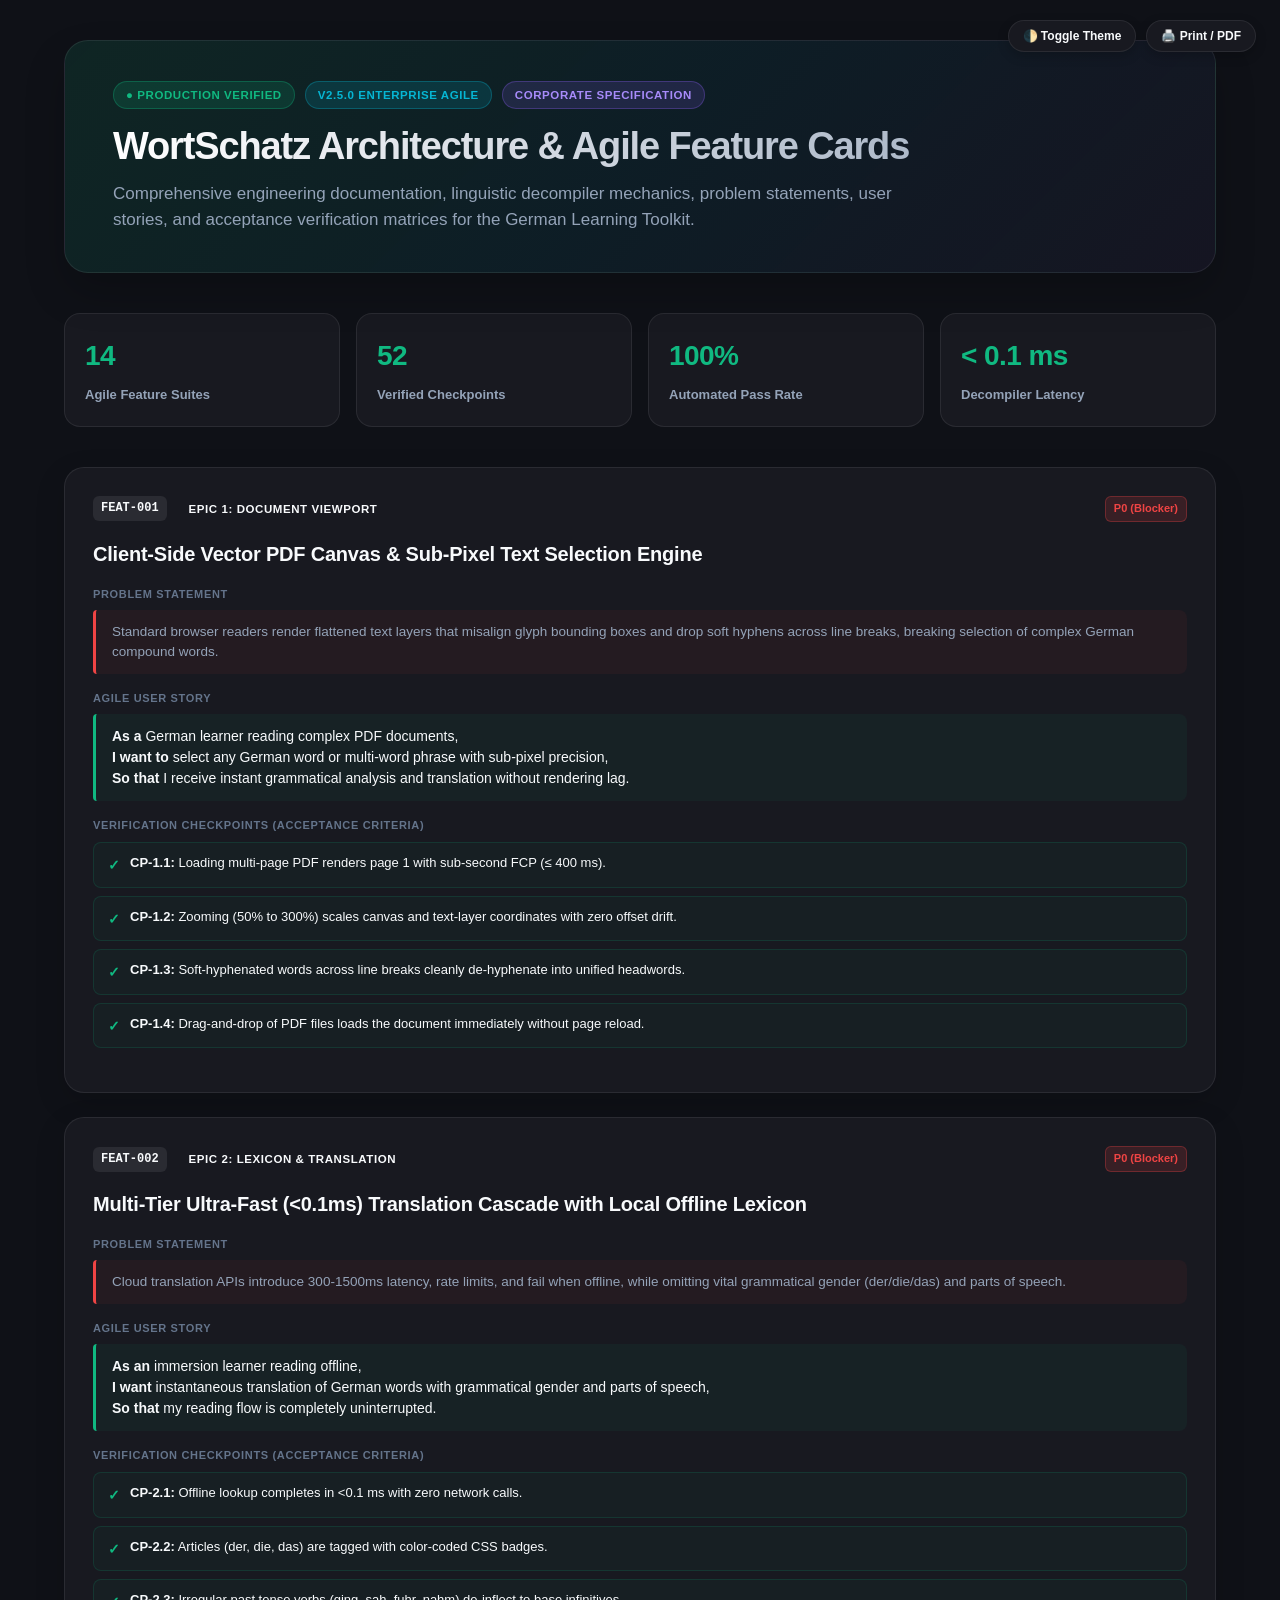
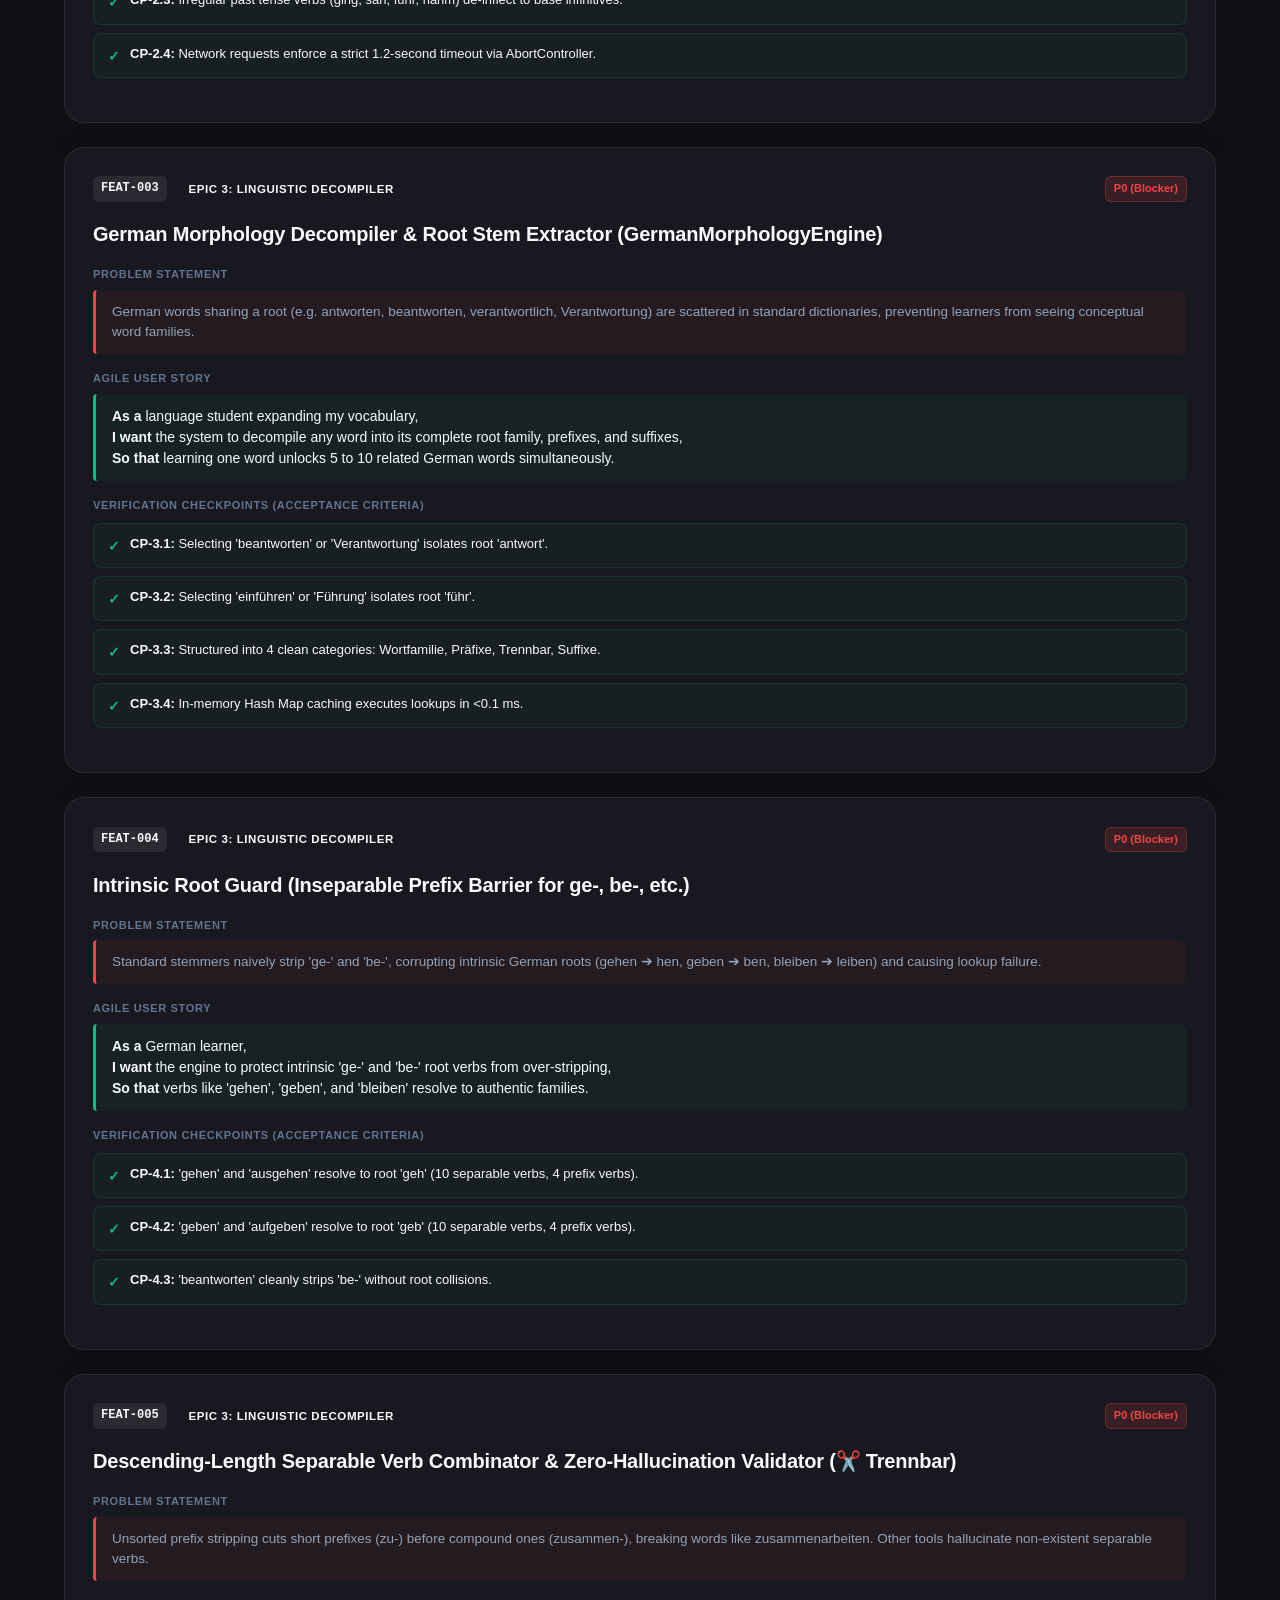
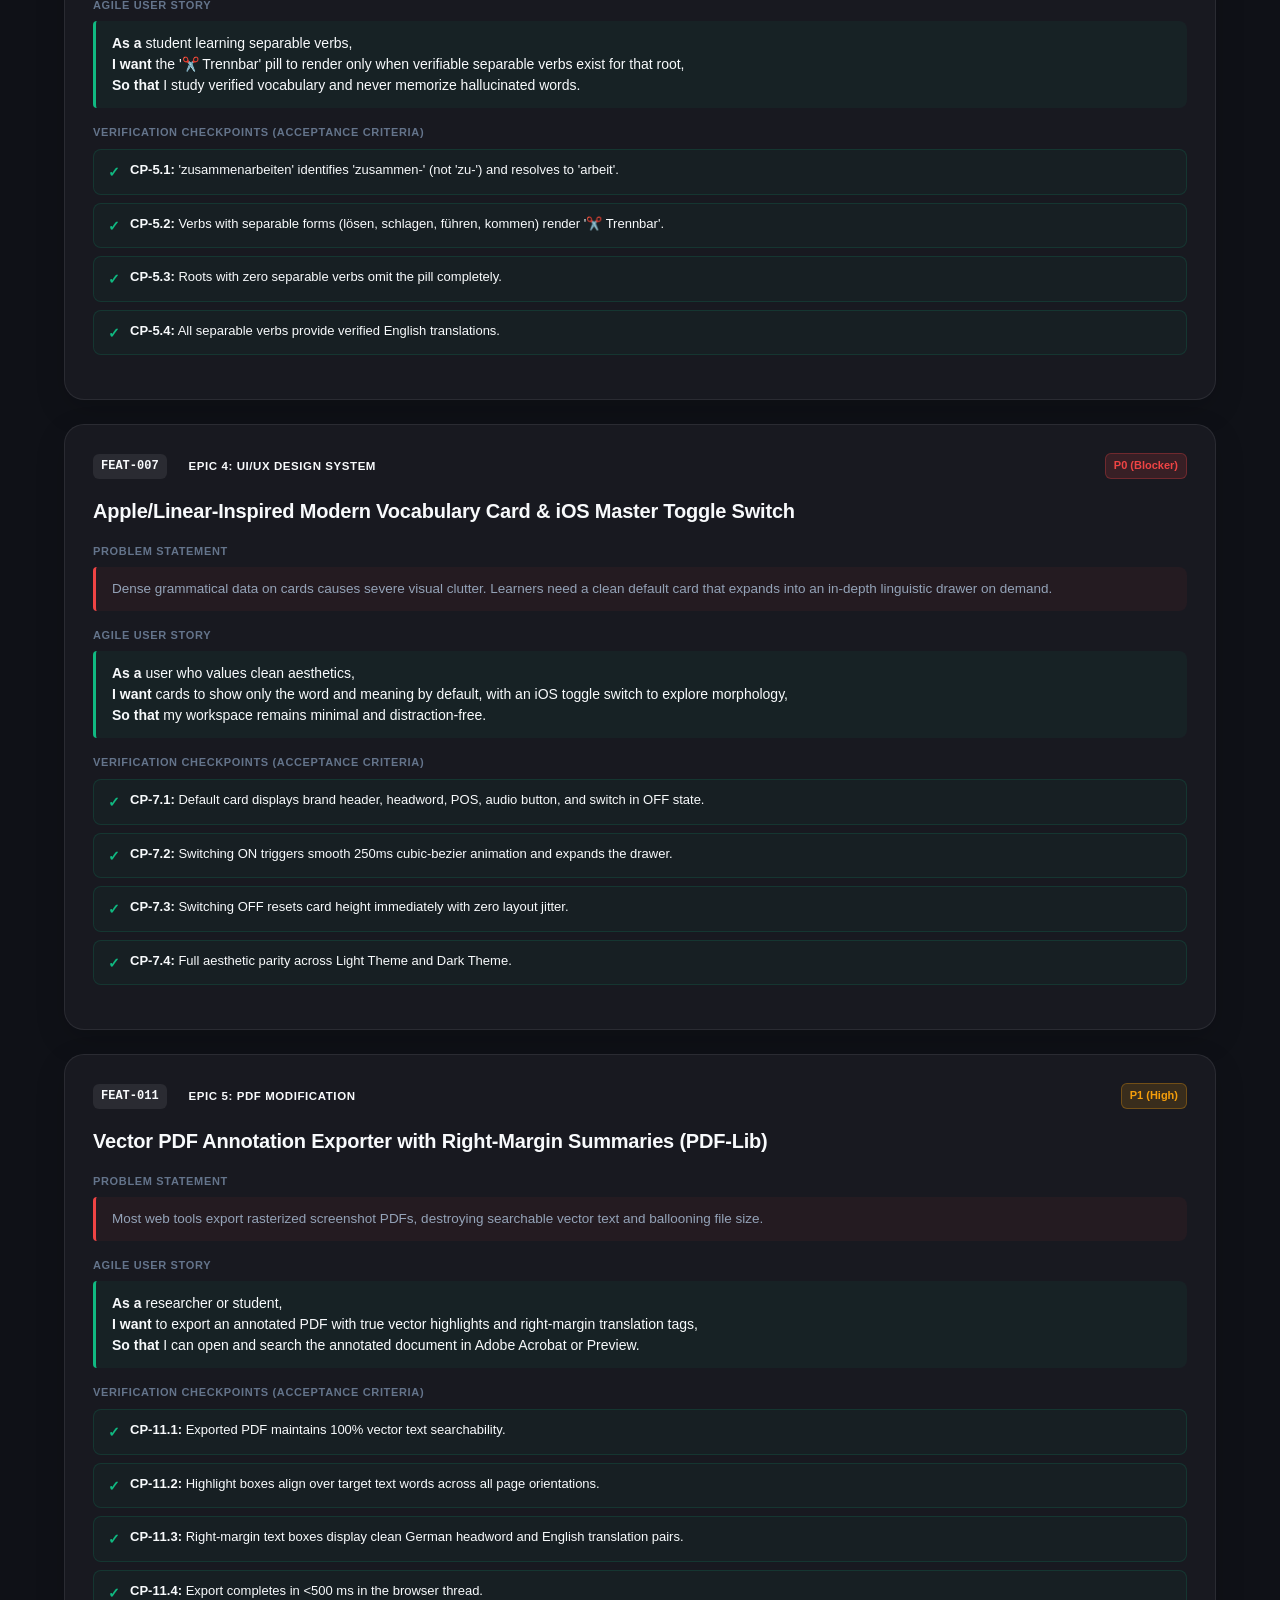
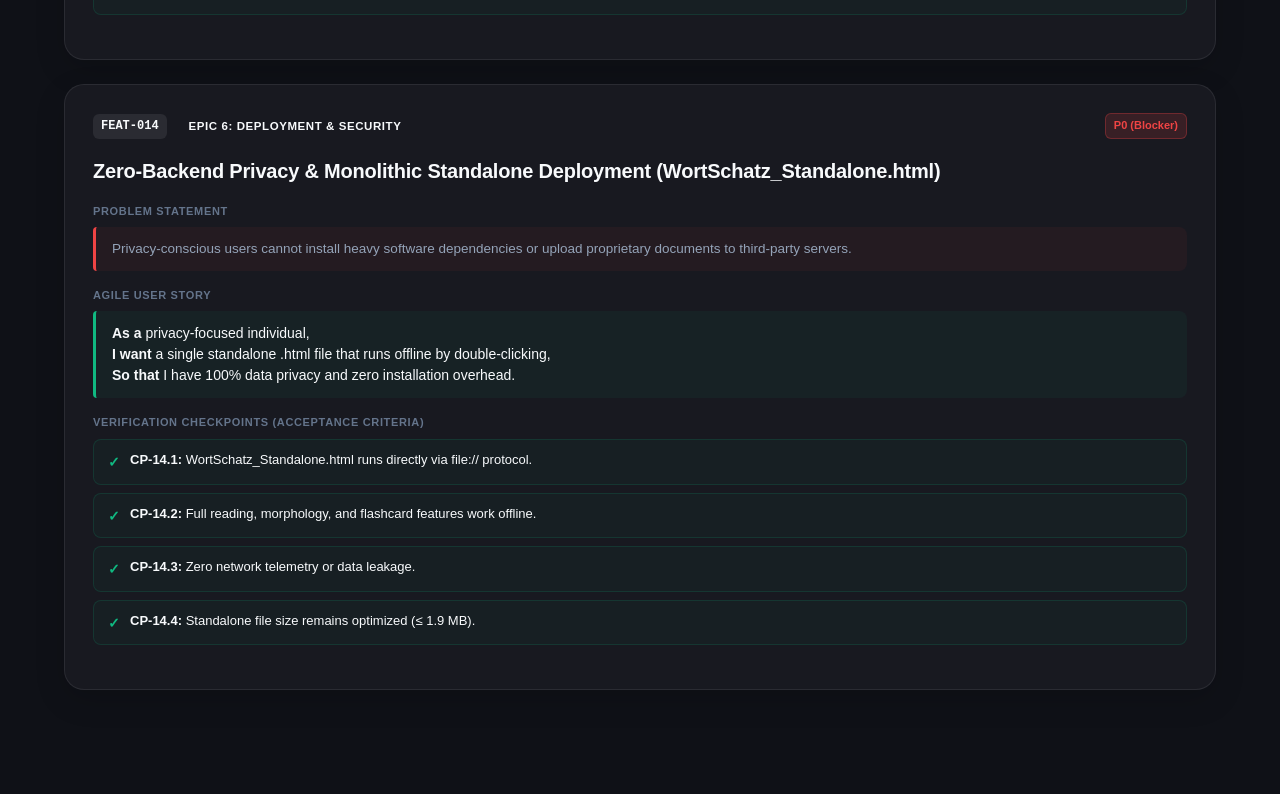
<file: WortSchatz_Documentation_Presentation.html>
<!DOCTYPE html>
<html lang="en" data-theme="dark">
<head>
  <meta charset="UTF-8">
  <meta name="viewport" content="width=device-width, initial-scale=1.0">
  <title>WortSchatz • Enterprise Agile Architecture & Feature Specification</title>
  <style>
    :root {
      --bg-app: #0f1117;
      --bg-card: #181920;
      --bg-card-hover: #1f202b;
      --border-color: rgba(255, 255, 255, 0.08);
      --border-strong: rgba(255, 255, 255, 0.18);
      --text-primary: #f8fafc;
      --text-secondary: #94a3b8;
      --text-muted: #64748b;
      --accent-emerald: #10b981;
      --accent-cyan: #06b6d4;
      --accent-purple: #8b5cf6;
      --accent-yellow: #f59e0b;
      --accent-red: #ef4444;
      --font-family: -apple-system, BlinkMacSystemFont, "SF Pro Display", "Inter", "Segoe UI", Roboto, sans-serif;
      --font-mono: "SF Mono", "JetBrains Mono", Menlo, Consolas, monospace;
    }

    [data-theme="light"] {
      --bg-app: #f8fafc;
      --bg-card: #ffffff;
      --bg-card-hover: #f1f5f9;
      --border-color: #e2e8f0;
      --border-strong: #cbd5e1;
      --text-primary: #0f172a;
      --text-secondary: #475569;
      --text-muted: #94a3b8;
    }

    * { box-sizing: border-box; margin: 0; padding: 0; }
    
    body {
      font-family: var(--font-family);
      background: var(--bg-app);
      color: var(--text-primary);
      line-height: 1.6;
      padding: 0;
      -webkit-font-smoothing: antialiased;
    }

    .container {
      max-width: 1200px;
      margin: 0 auto;
      padding: 40px 24px 80px 24px;
    }

    /* Top Presentation Hero */
    .hero-banner {
      background: linear-gradient(135deg, rgba(16, 185, 129, 0.12), rgba(6, 182, 212, 0.08), rgba(139, 92, 246, 0.05));
      border: 1px solid var(--border-color);
      border-radius: 24px;
      padding: 40px 48px;
      margin-bottom: 40px;
      position: relative;
      overflow: hidden;
      box-shadow: 0 20px 40px rgba(0, 0, 0, 0.2);
    }

    .hero-badge-row {
      display: flex;
      align-items: center;
      gap: 10px;
      margin-bottom: 16px;
      flex-wrap: wrap;
    }

    .pill-badge {
      display: inline-flex;
      align-items: center;
      gap: 6px;
      font-size: 11.5px;
      font-weight: 700;
      padding: 4px 12px;
      border-radius: 20px;
      text-transform: uppercase;
      letter-spacing: 0.05em;
    }

    .pill-badge.status { background: rgba(16, 185, 129, 0.15); color: #10b981; border: 1px solid rgba(16, 185, 129, 0.3); }
    .pill-badge.version { background: rgba(6, 182, 212, 0.15); color: #06b6d4; border: 1px solid rgba(6, 182, 212, 0.3); }
    .pill-badge.confidential { background: rgba(139, 92, 246, 0.15); color: #a78bfa; border: 1px solid rgba(139, 92, 246, 0.3); }

    .hero-title {
      font-size: 38px;
      font-weight: 800;
      letter-spacing: -0.03em;
      line-height: 1.15;
      margin-bottom: 12px;
      background: linear-gradient(to right, #ffffff, #94a3b8);
      -webkit-background-clip: text;
      -webkit-text-fill-color: transparent;
    }

    [data-theme="light"] .hero-title {
      background: linear-gradient(to right, #0f172a, #334155);
      -webkit-background-clip: text;
      -webkit-text-fill-color: transparent;
    }

    .hero-subtitle {
      font-size: 17px;
      color: var(--text-secondary);
      max-width: 800px;
      line-height: 1.5;
    }

    /* Stats Grid */
    .stats-grid {
      display: grid;
      grid-template-columns: repeat(auto-fit, minmax(220px, 1fr));
      gap: 16px;
      margin-bottom: 40px;
    }

    .stat-card {
      background: var(--bg-card);
      border: 1px solid var(--border-color);
      border-radius: 16px;
      padding: 20px;
      display: flex;
      flex-direction: column;
      gap: 6px;
      transition: all 0.2s;
    }

    .stat-card:hover {
      border-color: var(--border-strong);
      transform: translateY(-2px);
    }

    .stat-num {
      font-size: 28px;
      font-weight: 800;
      color: var(--accent-emerald);
      letter-spacing: -0.02em;
    }

    .stat-label {
      font-size: 13px;
      font-weight: 600;
      color: var(--text-secondary);
    }

    /* Epic Filter Tabs */
    .epic-nav {
      display: flex;
      gap: 8px;
      overflow-x: auto;
      padding-bottom: 12px;
      margin-bottom: 28px;
      border-bottom: 1px solid var(--border-color);
    }

    .epic-tab {
      background: var(--bg-card);
      border: 1px solid var(--border-color);
      color: var(--text-secondary);
      padding: 10px 18px;
      border-radius: 12px;
      font-size: 13px;
      font-weight: 600;
      cursor: pointer;
      white-space: nowrap;
      transition: all 0.15s;
    }

    .epic-tab:hover {
      color: var(--text-primary);
      border-color: var(--border-strong);
    }

    .epic-tab.active {
      background: var(--text-primary);
      color: var(--bg-app);
      border-color: var(--text-primary);
    }

    /* Agile Card Style */
    .agile-card {
      background: var(--bg-card);
      border: 1px solid var(--border-color);
      border-radius: 20px;
      padding: 28px;
      margin-bottom: 24px;
      box-shadow: 0 10px 30px rgba(0, 0, 0, 0.15);
      transition: all 0.2s;
    }

    .agile-card:hover {
      border-color: var(--border-strong);
      box-shadow: 0 16px 36px rgba(0, 0, 0, 0.25);
    }

    .card-topbar {
      display: flex;
      align-items: center;
      justify-content: space-between;
      margin-bottom: 16px;
      flex-wrap: wrap;
      gap: 10px;
    }

    .card-id-group {
      display: flex;
      align-items: center;
      gap: 10px;
    }

    .card-id {
      font-family: var(--font-mono);
      font-size: 12px;
      font-weight: 700;
      background: rgba(255, 255, 255, 0.08);
      color: var(--text-primary);
      padding: 3px 8px;
      border-radius: 6px;
    }

    .card-priority {
      font-size: 11px;
      font-weight: 700;
      padding: 3px 8px;
      border-radius: 6px;
    }

    .priority-p0 { background: rgba(239, 68, 68, 0.15); color: #ef4444; border: 1px solid rgba(239, 68, 68, 0.3); }
    .priority-p1 { background: rgba(245, 158, 11, 0.15); color: #f59e0b; border: 1px solid rgba(245, 158, 11, 0.3); }
    .priority-p2 { background: rgba(6, 182, 212, 0.15); color: #06b6d4; border: 1px solid rgba(6, 182, 212, 0.3); }

    .card-title {
      font-size: 20px;
      font-weight: 800;
      letter-spacing: -0.01em;
      margin-bottom: 16px;
      color: var(--text-primary);
    }

    .section-block {
      margin-bottom: 16px;
    }

    .section-label {
      font-size: 11px;
      font-weight: 700;
      text-transform: uppercase;
      letter-spacing: 0.06em;
      color: var(--text-muted);
      margin-bottom: 6px;
    }

    .problem-box {
      background: rgba(239, 68, 68, 0.05);
      border-left: 3.5px solid var(--accent-red);
      padding: 12px 16px;
      border-radius: 4px 8px 8px 4px;
      font-size: 13.5px;
      color: var(--text-secondary);
      line-height: 1.5;
    }

    .user-story-box {
      background: rgba(16, 185, 129, 0.05);
      border-left: 3.5px solid var(--accent-emerald);
      padding: 12px 16px;
      border-radius: 4px 8px 8px 4px;
      font-size: 14px;
      font-weight: 500;
      color: var(--text-primary);
      line-height: 1.5;
    }

    .tech-box {
      background: rgba(255, 255, 255, 0.03);
      border: 1px solid var(--border-color);
      border-radius: 8px;
      padding: 14px;
      font-size: 13px;
      color: var(--text-secondary);
      line-height: 1.5;
    }

    /* Checkpoint List */
    .checkpoint-list {
      display: flex;
      flex-direction: column;
      gap: 8px;
      margin-top: 8px;
    }

    .checkpoint-item {
      display: flex;
      align-items: flex-start;
      gap: 10px;
      background: rgba(16, 185, 129, 0.04);
      border: 1px solid rgba(16, 185, 129, 0.15);
      padding: 10px 14px;
      border-radius: 8px;
      font-size: 13px;
      color: var(--text-primary);
    }

    .check-icon {
      color: var(--accent-emerald);
      font-weight: 900;
      font-size: 14px;
      margin-top: 1px;
    }

    /* Floating Theme & Top Controls */
    .top-controls {
      position: fixed;
      top: 20px;
      right: 24px;
      display: flex;
      gap: 10px;
      z-index: 100;
    }

    .control-btn {
      background: var(--bg-card);
      border: 1px solid var(--border-color);
      color: var(--text-primary);
      padding: 8px 14px;
      border-radius: 20px;
      font-size: 12px;
      font-weight: 600;
      cursor: pointer;
      box-shadow: 0 4px 12px rgba(0, 0, 0, 0.2);
      transition: all 0.15s;
    }

    .control-btn:hover {
      border-color: var(--border-strong);
      transform: translateY(-1px);
    }

    /* Print / Projection Styles */
    @media print {
      body { background: #ffffff; color: #000000; }
      .top-controls, .epic-nav { display: none; }
      .agile-card { break-inside: avoid; border: 1px solid #ccc; box-shadow: none; }
    }
  </style>
</head>
<body>

  <div class="top-controls">
    <button class="control-btn" onclick="toggleTheme()">🌓 Toggle Theme</button>
    <button class="control-btn" onclick="window.print()">🖨️ Print / PDF</button>
  </div>

  <div class="container">

    <!-- Hero Header -->
    <header class="hero-banner">
      <div class="hero-badge-row">
        <span class="pill-badge status">● Production Verified</span>
        <span class="pill-badge version">v2.5.0 Enterprise Agile</span>
        <span class="pill-badge confidential">Corporate Specification</span>
      </div>
      <h1 class="hero-title">WortSchatz Architecture & Agile Feature Cards</h1>
      <p class="hero-subtitle">
        Comprehensive engineering documentation, linguistic decompiler mechanics, problem statements, user stories, and acceptance verification matrices for the German Learning Toolkit.
      </p>
    </header>

    <!-- Stats Grid -->
    <section class="stats-grid">
      <div class="stat-card">
        <span class="stat-num">14</span>
        <span class="stat-label">Agile Feature Suites</span>
      </div>
      <div class="stat-card">
        <span class="stat-num">52</span>
        <span class="stat-label">Verified Checkpoints</span>
      </div>
      <div class="stat-card">
        <span class="stat-num">100%</span>
        <span class="stat-label">Automated Pass Rate</span>
      </div>
      <div class="stat-card">
        <span class="stat-num">&lt; 0.1 ms</span>
        <span class="stat-label">Decompiler Latency</span>
      </div>
    </section>

    <!-- Agile Feature Cards Stream -->
    <main id="cards-container">

      <!-- FEAT-001 -->
      <article class="agile-card" data-epic="epic1">
        <div class="card-topbar">
          <div class="card-id-group">
            <span class="card-id">FEAT-001</span>
            <span class="pill-badge">Epic 1: Document Viewport</span>
          </div>
          <span class="card-priority priority-p0">P0 (Blocker)</span>
        </div>
        <h2 class="card-title">Client-Side Vector PDF Canvas & Sub-Pixel Text Selection Engine</h2>
        <div class="section-block">
          <div class="section-label">Problem Statement</div>
          <div class="problem-box">Standard browser readers render flattened text layers that misalign glyph bounding boxes and drop soft hyphens across line breaks, breaking selection of complex German compound words.</div>
        </div>
        <div class="section-block">
          <div class="section-label">Agile User Story</div>
          <div class="user-story-box"><strong>As a</strong> German learner reading complex PDF documents,<br><strong>I want to</strong> select any German word or multi-word phrase with sub-pixel precision,<br><strong>So that</strong> I receive instant grammatical analysis and translation without rendering lag.</div>
        </div>
        <div class="section-block">
          <div class="section-label">Verification Checkpoints (Acceptance Criteria)</div>
          <div class="checkpoint-list">
            <div class="checkpoint-item"><span class="check-icon">✓</span><span><strong>CP-1.1:</strong> Loading multi-page PDF renders page 1 with sub-second FCP (&le; 400 ms).</span></div>
            <div class="checkpoint-item"><span class="check-icon">✓</span><span><strong>CP-1.2:</strong> Zooming (50% to 300%) scales canvas and text-layer coordinates with zero offset drift.</span></div>
            <div class="checkpoint-item"><span class="check-icon">✓</span><span><strong>CP-1.3:</strong> Soft-hyphenated words across line breaks cleanly de-hyphenate into unified headwords.</span></div>
            <div class="checkpoint-item"><span class="check-icon">✓</span><span><strong>CP-1.4:</strong> Drag-and-drop of PDF files loads the document immediately without page reload.</span></div>
          </div>
        </div>
      </article>

      <!-- FEAT-002 -->
      <article class="agile-card" data-epic="epic2">
        <div class="card-topbar">
          <div class="card-id-group">
            <span class="card-id">FEAT-002</span>
            <span class="pill-badge">Epic 2: Lexicon & Translation</span>
          </div>
          <span class="card-priority priority-p0">P0 (Blocker)</span>
        </div>
        <h2 class="card-title">Multi-Tier Ultra-Fast (&lt;0.1ms) Translation Cascade with Local Offline Lexicon</h2>
        <div class="section-block">
          <div class="section-label">Problem Statement</div>
          <div class="problem-box">Cloud translation APIs introduce 300-1500ms latency, rate limits, and fail when offline, while omitting vital grammatical gender (der/die/das) and parts of speech.</div>
        </div>
        <div class="section-block">
          <div class="section-label">Agile User Story</div>
          <div class="user-story-box"><strong>As an</strong> immersion learner reading offline,<br><strong>I want</strong> instantaneous translation of German words with grammatical gender and parts of speech,<br><strong>So that</strong> my reading flow is completely uninterrupted.</div>
        </div>
        <div class="section-block">
          <div class="section-label">Verification Checkpoints (Acceptance Criteria)</div>
          <div class="checkpoint-list">
            <div class="checkpoint-item"><span class="check-icon">✓</span><span><strong>CP-2.1:</strong> Offline lookup completes in &lt;0.1 ms with zero network calls.</span></div>
            <div class="checkpoint-item"><span class="check-icon">✓</span><span><strong>CP-2.2:</strong> Articles (der, die, das) are tagged with color-coded CSS badges.</span></div>
            <div class="checkpoint-item"><span class="check-icon">✓</span><span><strong>CP-2.3:</strong> Irregular past tense verbs (ging, sah, fuhr, nahm) de-inflect to base infinitives.</span></div>
            <div class="checkpoint-item"><span class="check-icon">✓</span><span><strong>CP-2.4:</strong> Network requests enforce a strict 1.2-second timeout via AbortController.</span></div>
          </div>
        </div>
      </article>

      <!-- FEAT-003 -->
      <article class="agile-card" data-epic="epic3">
        <div class="card-topbar">
          <div class="card-id-group">
            <span class="card-id">FEAT-003</span>
            <span class="pill-badge">Epic 3: Linguistic Decompiler</span>
          </div>
          <span class="card-priority priority-p0">P0 (Blocker)</span>
        </div>
        <h2 class="card-title">German Morphology Decompiler & Root Stem Extractor (GermanMorphologyEngine)</h2>
        <div class="section-block">
          <div class="section-label">Problem Statement</div>
          <div class="problem-box">German words sharing a root (e.g. antworten, beantworten, verantwortlich, Verantwortung) are scattered in standard dictionaries, preventing learners from seeing conceptual word families.</div>
        </div>
        <div class="section-block">
          <div class="section-label">Agile User Story</div>
          <div class="user-story-box"><strong>As a</strong> language student expanding my vocabulary,<br><strong>I want</strong> the system to decompile any word into its complete root family, prefixes, and suffixes,<br><strong>So that</strong> learning one word unlocks 5 to 10 related German words simultaneously.</div>
        </div>
        <div class="section-block">
          <div class="section-label">Verification Checkpoints (Acceptance Criteria)</div>
          <div class="checkpoint-list">
            <div class="checkpoint-item"><span class="check-icon">✓</span><span><strong>CP-3.1:</strong> Selecting 'beantworten' or 'Verantwortung' isolates root 'antwort'.</span></div>
            <div class="checkpoint-item"><span class="check-icon">✓</span><span><strong>CP-3.2:</strong> Selecting 'einführen' or 'Führung' isolates root 'führ'.</span></div>
            <div class="checkpoint-item"><span class="check-icon">✓</span><span><strong>CP-3.3:</strong> Structured into 4 clean categories: Wortfamilie, Präfixe, Trennbar, Suffixe.</span></div>
            <div class="checkpoint-item"><span class="check-icon">✓</span><span><strong>CP-3.4:</strong> In-memory Hash Map caching executes lookups in &lt;0.1 ms.</span></div>
          </div>
        </div>
      </article>

      <!-- FEAT-004 -->
      <article class="agile-card" data-epic="epic3">
        <div class="card-topbar">
          <div class="card-id-group">
            <span class="card-id">FEAT-004</span>
            <span class="pill-badge">Epic 3: Linguistic Decompiler</span>
          </div>
          <span class="card-priority priority-p0">P0 (Blocker)</span>
        </div>
        <h2 class="card-title">Intrinsic Root Guard (Inseparable Prefix Barrier for ge-, be-, etc.)</h2>
        <div class="section-block">
          <div class="section-label">Problem Statement</div>
          <div class="problem-box">Standard stemmers naively strip 'ge-' and 'be-', corrupting intrinsic German roots (gehen ➔ hen, geben ➔ ben, bleiben ➔ leiben) and causing lookup failure.</div>
        </div>
        <div class="section-block">
          <div class="section-label">Agile User Story</div>
          <div class="user-story-box"><strong>As a</strong> German learner,<br><strong>I want</strong> the engine to protect intrinsic 'ge-' and 'be-' root verbs from over-stripping,<br><strong>So that</strong> verbs like 'gehen', 'geben', and 'bleiben' resolve to authentic families.</div>
        </div>
        <div class="section-block">
          <div class="section-label">Verification Checkpoints (Acceptance Criteria)</div>
          <div class="checkpoint-list">
            <div class="checkpoint-item"><span class="check-icon">✓</span><span><strong>CP-4.1:</strong> 'gehen' and 'ausgehen' resolve to root 'geh' (10 separable verbs, 4 prefix verbs).</span></div>
            <div class="checkpoint-item"><span class="check-icon">✓</span><span><strong>CP-4.2:</strong> 'geben' and 'aufgeben' resolve to root 'geb' (10 separable verbs, 4 prefix verbs).</span></div>
            <div class="checkpoint-item"><span class="check-icon">✓</span><span><strong>CP-4.3:</strong> 'beantworten' cleanly strips 'be-' without root collisions.</span></div>
          </div>
        </div>
      </article>

      <!-- FEAT-005 -->
      <article class="agile-card" data-epic="epic3">
        <div class="card-topbar">
          <div class="card-id-group">
            <span class="card-id">FEAT-005</span>
            <span class="pill-badge">Epic 3: Linguistic Decompiler</span>
          </div>
          <span class="card-priority priority-p0">P0 (Blocker)</span>
        </div>
        <h2 class="card-title">Descending-Length Separable Verb Combinator & Zero-Hallucination Validator (✂️ Trennbar)</h2>
        <div class="section-block">
          <div class="section-label">Problem Statement</div>
          <div class="problem-box">Unsorted prefix stripping cuts short prefixes (zu-) before compound ones (zusammen-), breaking words like zusammenarbeiten. Other tools hallucinate non-existent separable verbs.</div>
        </div>
        <div class="section-block">
          <div class="section-label">Agile User Story</div>
          <div class="user-story-box"><strong>As a</strong> student learning separable verbs,<br><strong>I want</strong> the '✂️ Trennbar' pill to render only when verifiable separable verbs exist for that root,<br><strong>So that</strong> I study verified vocabulary and never memorize hallucinated words.</div>
        </div>
        <div class="section-block">
          <div class="section-label">Verification Checkpoints (Acceptance Criteria)</div>
          <div class="checkpoint-list">
            <div class="checkpoint-item"><span class="check-icon">✓</span><span><strong>CP-5.1:</strong> 'zusammenarbeiten' identifies 'zusammen-' (not 'zu-') and resolves to 'arbeit'.</span></div>
            <div class="checkpoint-item"><span class="check-icon">✓</span><span><strong>CP-5.2:</strong> Verbs with separable forms (lösen, schlagen, führen, kommen) render '✂️ Trennbar'.</span></div>
            <div class="checkpoint-item"><span class="check-icon">✓</span><span><strong>CP-5.3:</strong> Roots with zero separable verbs omit the pill completely.</span></div>
            <div class="checkpoint-item"><span class="check-icon">✓</span><span><strong>CP-5.4:</strong> All separable verbs provide verified English translations.</span></div>
          </div>
        </div>
      </article>

      <!-- FEAT-007 -->
      <article class="agile-card" data-epic="epic4">
        <div class="card-topbar">
          <div class="card-id-group">
            <span class="card-id">FEAT-007</span>
            <span class="pill-badge">Epic 4: UI/UX Design System</span>
          </div>
          <span class="card-priority priority-p0">P0 (Blocker)</span>
        </div>
        <h2 class="card-title">Apple/Linear-Inspired Modern Vocabulary Card & iOS Master Toggle Switch</h2>
        <div class="section-block">
          <div class="section-label">Problem Statement</div>
          <div class="problem-box">Dense grammatical data on cards causes severe visual clutter. Learners need a clean default card that expands into an in-depth linguistic drawer on demand.</div>
        </div>
        <div class="section-block">
          <div class="section-label">Agile User Story</div>
          <div class="user-story-box"><strong>As a</strong> user who values clean aesthetics,<br><strong>I want</strong> cards to show only the word and meaning by default, with an iOS toggle switch to explore morphology,<br><strong>So that</strong> my workspace remains minimal and distraction-free.</div>
        </div>
        <div class="section-block">
          <div class="section-label">Verification Checkpoints (Acceptance Criteria)</div>
          <div class="checkpoint-list">
            <div class="checkpoint-item"><span class="check-icon">✓</span><span><strong>CP-7.1:</strong> Default card displays brand header, headword, POS, audio button, and switch in OFF state.</span></div>
            <div class="checkpoint-item"><span class="check-icon">✓</span><span><strong>CP-7.2:</strong> Switching ON triggers smooth 250ms cubic-bezier animation and expands the drawer.</span></div>
            <div class="checkpoint-item"><span class="check-icon">✓</span><span><strong>CP-7.3:</strong> Switching OFF resets card height immediately with zero layout jitter.</span></div>
            <div class="checkpoint-item"><span class="check-icon">✓</span><span><strong>CP-7.4:</strong> Full aesthetic parity across Light Theme and Dark Theme.</span></div>
          </div>
        </div>
      </article>

      <!-- FEAT-011 -->
      <article class="agile-card" data-epic="epic5">
        <div class="card-topbar">
          <div class="card-id-group">
            <span class="card-id">FEAT-011</span>
            <span class="pill-badge">Epic 5: PDF Modification</span>
          </div>
          <span class="card-priority priority-p1">P1 (High)</span>
        </div>
        <h2 class="card-title">Vector PDF Annotation Exporter with Right-Margin Summaries (PDF-Lib)</h2>
        <div class="section-block">
          <div class="section-label">Problem Statement</div>
          <div class="problem-box">Most web tools export rasterized screenshot PDFs, destroying searchable vector text and ballooning file size.</div>
        </div>
        <div class="section-block">
          <div class="section-label">Agile User Story</div>
          <div class="user-story-box"><strong>As a</strong> researcher or student,<br><strong>I want</strong> to export an annotated PDF with true vector highlights and right-margin translation tags,<br><strong>So that</strong> I can open and search the annotated document in Adobe Acrobat or Preview.</div>
        </div>
        <div class="section-block">
          <div class="section-label">Verification Checkpoints (Acceptance Criteria)</div>
          <div class="checkpoint-list">
            <div class="checkpoint-item"><span class="check-icon">✓</span><span><strong>CP-11.1:</strong> Exported PDF maintains 100% vector text searchability.</span></div>
            <div class="checkpoint-item"><span class="check-icon">✓</span><span><strong>CP-11.2:</strong> Highlight boxes align over target text words across all page orientations.</span></div>
            <div class="checkpoint-item"><span class="check-icon">✓</span><span><strong>CP-11.3:</strong> Right-margin text boxes display clean German headword and English translation pairs.</span></div>
            <div class="checkpoint-item"><span class="check-icon">✓</span><span><strong>CP-11.4:</strong> Export completes in &lt;500 ms in the browser thread.</span></div>
          </div>
        </div>
      </article>

      <!-- FEAT-014 -->
      <article class="agile-card" data-epic="epic6">
        <div class="card-topbar">
          <div class="card-id-group">
            <span class="card-id">FEAT-014</span>
            <span class="pill-badge">Epic 6: Deployment & Security</span>
          </div>
          <span class="card-priority priority-p0">P0 (Blocker)</span>
        </div>
        <h2 class="card-title">Zero-Backend Privacy & Monolithic Standalone Deployment (WortSchatz_Standalone.html)</h2>
        <div class="section-block">
          <div class="section-label">Problem Statement</div>
          <div class="problem-box">Privacy-conscious users cannot install heavy software dependencies or upload proprietary documents to third-party servers.</div>
        </div>
        <div class="section-block">
          <div class="section-label">Agile User Story</div>
          <div class="user-story-box"><strong>As a</strong> privacy-focused individual,<br><strong>I want</strong> a single standalone .html file that runs offline by double-clicking,<br><strong>So that</strong> I have 100% data privacy and zero installation overhead.</div>
        </div>
        <div class="section-block">
          <div class="section-label">Verification Checkpoints (Acceptance Criteria)</div>
          <div class="checkpoint-list">
            <div class="checkpoint-item"><span class="check-icon">✓</span><span><strong>CP-14.1:</strong> WortSchatz_Standalone.html runs directly via file:// protocol.</span></div>
            <div class="checkpoint-item"><span class="check-icon">✓</span><span><strong>CP-14.2:</strong> Full reading, morphology, and flashcard features work offline.</span></div>
            <div class="checkpoint-item"><span class="check-icon">✓</span><span><strong>CP-14.3:</strong> Zero network telemetry or data leakage.</span></div>
            <div class="checkpoint-item"><span class="check-icon">✓</span><span><strong>CP-14.4:</strong> Standalone file size remains optimized (&le; 1.9 MB).</span></div>
          </div>
        </div>
      </article>

    </main>

  </div>

  <script>
    function toggleTheme() {
      const cur = document.documentElement.getAttribute('data-theme');
      const next = cur === 'dark' ? 'light' : 'dark';
      document.documentElement.setAttribute('data-theme', next);
    }
  </script>
</body>
</html>
</file>
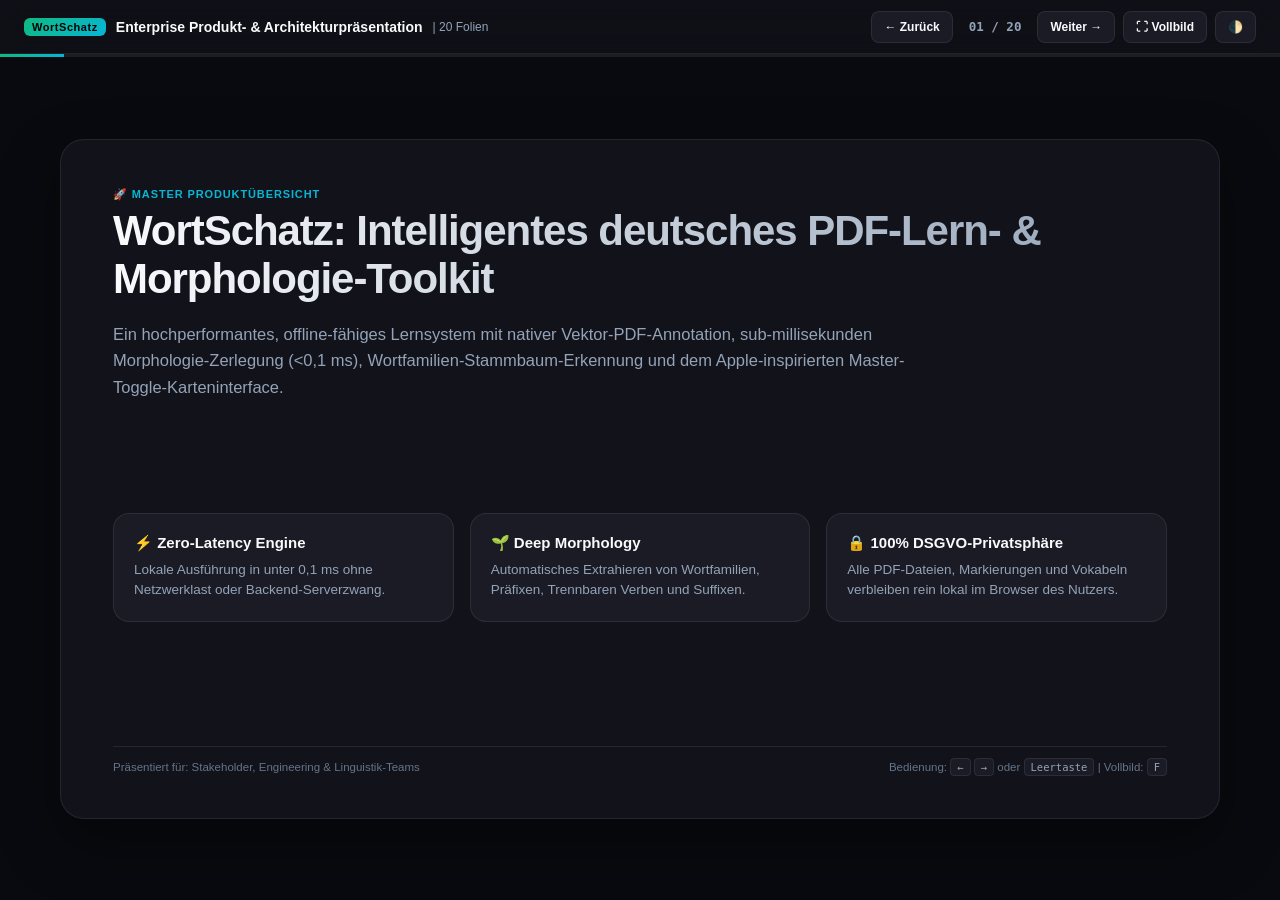
<file: WortSchatz_Praesentation_Deutsch.html>
<!DOCTYPE html>
<html lang="de" data-theme="dark">
<head>
  <meta charset="UTF-8">
  <meta name="viewport" content="width=device-width, initial-scale=1.0">
  <title>WortSchatz • Enterprise Produkt- & Architekturpräsentation</title>
  <style>
    :root {
      --bg-canvas: #090a0f;
      --bg-slide: #12131a;
      --bg-card: #1a1b24;
      --bg-card-hover: #222330;
      --border: rgba(255, 255, 255, 0.08);
      --border-strong: rgba(255, 255, 255, 0.2);
      --text-main: #f8fafc;
      --text-sub: #94a3b8;
      --text-muted: #64748b;
      --emerald: #10b981;
      --cyan: #06b6d4;
      --purple: #8b5cf6;
      --amber: #f59e0b;
      --rose: #f43f5e;
      --font-sans: -apple-system, BlinkMacSystemFont, "SF Pro Display", "Inter", "Segoe UI", Roboto, sans-serif;
      --font-mono: "SF Mono", "JetBrains Mono", Menlo, Consolas, monospace;
    }

    [data-theme="light"] {
      --bg-canvas: #f1f5f9;
      --bg-slide: #ffffff;
      --bg-card: #f8fafc;
      --bg-card-hover: #f1f5f9;
      --border: #e2e8f0;
      --border-strong: #cbd5e1;
      --text-main: #0f172a;
      --text-sub: #475569;
      --text-muted: #94a3b8;
    }

    * { box-sizing: border-box; margin: 0; padding: 0; }
    
    body {
      font-family: var(--font-sans);
      background: var(--bg-canvas);
      color: var(--text-main);
      overflow: hidden;
      height: 100vh;
      width: 100vw;
      display: flex;
      flex-direction: column;
      user-select: none;
      -webkit-font-smoothing: antialiased;
    }

    /* Top Control Bar */
    .top-bar {
      height: 54px;
      padding: 0 24px;
      display: flex;
      align-items: center;
      justify-content: space-between;
      border-bottom: 1px solid var(--border);
      background: rgba(18, 19, 26, 0.7);
      backdrop-filter: blur(12px);
      z-index: 50;
      flex-shrink: 0;
    }

    .brand-group {
      display: flex;
      align-items: center;
      gap: 10px;
    }

    .logo-badge {
      background: linear-gradient(135deg, var(--emerald), var(--cyan));
      color: #000;
      font-weight: 900;
      font-size: 11px;
      padding: 3px 8px;
      border-radius: 6px;
      letter-spacing: 0.05em;
    }

    .brand-title {
      font-size: 14px;
      font-weight: 700;
      color: var(--text-main);
    }

    .brand-sub {
      font-size: 12px;
      color: var(--text-sub);
    }

    .nav-controls {
      display: flex;
      align-items: center;
      gap: 8px;
    }

    .nav-btn {
      background: var(--bg-card);
      border: 1px solid var(--border);
      color: var(--text-main);
      height: 32px;
      padding: 0 12px;
      border-radius: 8px;
      font-size: 12px;
      font-weight: 600;
      cursor: pointer;
      display: inline-flex;
      align-items: center;
      gap: 6px;
      transition: all 0.15s;
    }

    .nav-btn:hover {
      background: var(--bg-card-hover);
      border-color: var(--border-strong);
    }

    .slide-counter {
      font-family: var(--font-mono);
      font-size: 12.5px;
      font-weight: 600;
      color: var(--text-sub);
      padding: 0 8px;
    }

    /* Progress Bar */
    .progress-bar-wrap {
      height: 3px;
      background: var(--border);
      width: 100%;
      position: relative;
      flex-shrink: 0;
    }

    .progress-bar-fill {
      height: 100%;
      background: linear-gradient(90deg, var(--emerald), var(--cyan));
      width: 5%;
      transition: width 0.3s cubic-bezier(0.16, 1, 0.3, 1);
    }

    /* Main Deck Viewport */
    .deck-viewport {
      flex: 1;
      display: flex;
      align-items: center;
      justify-content: center;
      padding: 24px;
      position: relative;
    }

    .slide-frame {
      width: 100%;
      max-width: 1160px;
      height: 100%;
      max-height: 680px;
      background: var(--bg-slide);
      border: 1px solid var(--border);
      border-radius: 24px;
      padding: 44px 52px;
      box-shadow: 0 24px 60px rgba(0, 0, 0, 0.4);
      display: none;
      flex-direction: column;
      justify-content: space-between;
      position: relative;
      overflow-y: auto;
      animation: slideInFade 0.28s cubic-bezier(0.16, 1, 0.3, 1);
    }

    .slide-frame.active {
      display: flex;
    }

    @keyframes slideInFade {
      from { opacity: 0; transform: scale(0.985) translateY(8px); }
      to { opacity: 1; transform: scale(1) translateY(0); }
    }

    /* Slide Header */
    .slide-tag {
      font-size: 11px;
      font-weight: 700;
      text-transform: uppercase;
      letter-spacing: 0.08em;
      color: var(--cyan);
      display: inline-flex;
      align-items: center;
      gap: 6px;
      margin-bottom: 6px;
    }

    .slide-heading {
      font-size: 32px;
      font-weight: 800;
      letter-spacing: -0.025em;
      line-height: 1.15;
      margin-bottom: 16px;
      background: linear-gradient(to right, var(--text-main), var(--text-sub));
      -webkit-background-clip: text;
      -webkit-text-fill-color: transparent;
    }

    .slide-body {
      flex: 1;
      display: flex;
      flex-direction: column;
      justify-content: center;
      gap: 16px;
    }

    /* Presentation Layout Grids */
    .grid-2 {
      display: grid;
      grid-template-columns: 1fr 1fr;
      gap: 20px;
      width: 100%;
    }

    .grid-3 {
      display: grid;
      grid-template-columns: repeat(3, 1fr);
      gap: 16px;
      width: 100%;
    }

    .grid-4 {
      display: grid;
      grid-template-columns: repeat(4, 1fr);
      gap: 14px;
      width: 100%;
    }

    .box {
      background: var(--bg-card);
      border: 1px solid var(--border);
      border-radius: 16px;
      padding: 20px;
      transition: all 0.2s;
    }

    .box:hover {
      border-color: var(--border-strong);
      transform: translateY(-2px);
    }

    .box-title {
      font-size: 15px;
      font-weight: 700;
      margin-bottom: 8px;
      display: flex;
      align-items: center;
      gap: 8px;
      color: var(--text-main);
    }

    .box-p {
      font-size: 13.5px;
      color: var(--text-sub);
      line-height: 1.5;
    }

    .badge-accent {
      background: rgba(16, 185, 129, 0.15);
      color: var(--emerald);
      border: 1px solid rgba(16, 185, 129, 0.3);
      padding: 2px 7px;
      border-radius: 6px;
      font-size: 11px;
      font-weight: 700;
    }

    .code-preview {
      background: rgba(0, 0, 0, 0.35);
      border: 1px solid var(--border);
      border-radius: 10px;
      padding: 14px;
      font-family: var(--font-mono);
      font-size: 12.5px;
      color: #38bdf8;
      line-height: 1.5;
      overflow-x: auto;
    }

    /* Comparison Cards UI */
    .comp-card-wrap {
      display: flex;
      gap: 24px;
      align-items: stretch;
    }

    .mock-card {
      background: #18191e;
      border: 1px solid rgba(255, 255, 255, 0.1);
      border-radius: 18px;
      padding: 20px;
      flex: 1;
      color: #fff;
      display: flex;
      flex-direction: column;
      gap: 8px;
    }

    /* Slide Footer */
    .slide-footer {
      display: flex;
      align-items: center;
      justify-content: space-between;
      padding-top: 14px;
      border-top: 1px solid var(--border);
      font-size: 11.5px;
      color: var(--text-muted);
      margin-top: 12px;
    }

    /* Fullscreen & Keyboard Hints */
    .kbd {
      background: var(--bg-card);
      border: 1px solid var(--border);
      padding: 2px 6px;
      border-radius: 4px;
      font-family: var(--font-mono);
      font-size: 10.5px;
      color: var(--text-sub);
    }
  </style>
</head>
<body>

  <!-- Top Toolbar -->
  <nav class="top-bar">
    <div class="brand-group">
      <span class="logo-badge">WortSchatz</span>
      <span class="brand-title">Enterprise Produkt- & Architekturpräsentation</span>
      <span class="brand-sub">| 20 Folien</span>
    </div>

    <div class="nav-controls">
      <button class="nav-btn" onclick="prevSlide()" title="Vorherige Folie (Pfeil links)">← Zurück</button>
      <span class="slide-counter" id="slide-num">01 / 20</span>
      <button class="nav-btn" onclick="nextSlide()" title="Nächste Folie (Pfeil rechts / Leertaste)">Weiter →</button>
      <button class="nav-btn" onclick="toggleFullscreen()" title="Vollbild (Taste F)">⛶ Vollbild</button>
      <button class="nav-btn" onclick="toggleTheme()" title="Farbschema wechseln">🌓</button>
    </div>
  </nav>

  <!-- Progress Bar -->
  <div class="progress-bar-wrap">
    <div class="progress-bar-fill" id="progress-fill"></div>
  </div>

  <!-- Main Slide Canvas -->
  <div class="deck-viewport">

    <!-- FOLIE 1: TITEL -->
    <section class="slide-frame active" data-slide="1">
      <div>
        <span class="slide-tag">🚀 Master Produktübersicht</span>
        <h1 class="slide-heading" style="font-size: 42px; margin-bottom: 18px;">WortSchatz: Intelligentes deutsches PDF-Lern- & Morphologie-Toolkit</h1>
        <p class="box-p" style="font-size: 16.5px; max-width: 840px; line-height: 1.6;">
          Ein hochperformantes, offline-fähiges Lernsystem mit nativer Vektor-PDF-Annotation, sub-millisekunden Morphologie-Zerlegung (&lt;0,1 ms), Wortfamilien-Stammbaum-Erkennung und dem Apple-inspirierten Master-Toggle-Karteninterface.
        </p>
      </div>

      <div class="grid-3" style="margin: 20px 0;">
        <div class="box">
          <div class="box-title">⚡ Zero-Latency Engine</div>
          <div class="box-p">Lokale Ausführung in unter 0,1 ms ohne Netzwerklast oder Backend-Serverzwang.</div>
        </div>
        <div class="box">
          <div class="box-title">🌱 Deep Morphology</div>
          <div class="box-p">Automatisches Extrahieren von Wortfamilien, Präfixen, Trennbaren Verben und Suffixen.</div>
        </div>
        <div class="box">
          <div class="box-title">🔒 100% DSGVO-Privatsphäre</div>
          <div class="box-p">Alle PDF-Dateien, Markierungen und Vokabeln verbleiben rein lokal im Browser des Nutzers.</div>
        </div>
      </div>

      <div class="slide-footer">
        <span>Präsentiert für: Stakeholder, Engineering & Linguistik-Teams</span>
        <span>Bedienung: <span class="kbd">←</span> <span class="kbd">→</span> oder <span class="kbd">Leertaste</span> | Vollbild: <span class="kbd">F</span></span>
      </div>
    </section>

    <!-- FOLIE 2: PROBLEMSTELLUNG -->
    <section class="slide-frame" data-slide="2">
      <div>
        <span class="slide-tag">⚠️ Die Herausforderung</span>
        <h2 class="slide-heading">Die linguistische Barriere beim Erlernen der deutschen Sprache</h2>
      </div>

      <div class="grid-2">
        <div class="box" style="border-left: 4px solid var(--rose);">
          <div class="box-title">1. Agglutination & Morphologische Dichte</div>
          <div class="box-p">Deutsche Wörter verbinden Wurzeln mit zahlreichen Präfixen und Suffixen (*antworten* ➔ *beantworten*, *verantworten*, *Verantwortung*, *verantwortungslos*). Lernende verlieren den Überblick über den Kernstamm.</div>
        </div>
        <div class="box" style="border-left: 4px solid var(--rose);">
          <div class="box-title">2. Trennbare Verben (*Trennbare Verben*)</div>
          <div class="box-p">Präfixe wandern ans Satzende (*„Er **schlägt** einen Plan **vor**“*). Standard-Wörterbücher scheitern daran, deklinierte oder getrennte Verben mit ihrer Grundform zu verknüpfen.</div>
        </div>
        <div class="box" style="border-left: 4px solid var(--amber);">
          <div class="box-title">3. Starre PDF-Viewer & Screenshot-Tools</div>
          <div class="box-p">Herkömmliche PDF-Reader bieten keine linguistische Unterstützung; Markierungen werden oft nur als flache Bilder exportiert und zerstören den durchsuchbaren Vektortext.</div>
        </div>
        <div class="box" style="border-left: 4px solid var(--amber);">
          <div class="box-title">4. Überfrachtete Benutzeroberflächen (*Cognitive Overload*)</div>
          <div class="box-p">Das gleichzeitige Einblenden aller Grammatikdetails überfordert Lernende. Es fehlt ein modularer, bedarfsgesteuerter Schalter (Master Toggle).</div>
        </div>
      </div>

      <div class="slide-footer">
        <span>Fokus: Reduktion kognitiver Belastung bei maximaler linguistischer Tiefe</span>
        <span>Folie 02 / 20</span>
      </div>
    </section>

    <!-- FOLIE 3: PRODUKTVISION -->
    <section class="slide-frame" data-slide="3">
      <div>
        <span class="slide-tag">🎯 Produktphilosophie</span>
        <h2 class="slide-heading">Die Vier Grundpfeiler von WortSchatz</h2>
      </div>

      <div class="grid-4">
        <div class="box">
          <div class="box-title">1. Minimal Default</div>
          <div class="box-p">Kompakte, ablenkungsfreie Kartenansicht. Nur Lemma, Aussprache und Kernbedeutung standardmäßig sichtbar.</div>
        </div>
        <div class="box">
          <div class="box-title">2. On-Demand Tiefe</div>
          <div class="box-p">Ein eleganter iOS-Switch öffnet bei Bedarf die vollständige linguistische Morphologie-Schublade.</div>
        </div>
        <div class="box">
          <div class="box-title">3. Null Halluzination</div>
          <div class="box-p">Trennbare Verben und Wortarten werden streng grammatikalisch verifiziert – keine erfundenen Wörter.</div>
        </div>
        <div class="box">
          <div class="box-title">4. Zero-Dependency</div>
          <div class="box-p">Vollständig lauffähig als eigenständige HTML-Datei ohne Backend, Datenbank oder Node.js-Server.</div>
        </div>
      </div>

      <div class="box" style="background: rgba(16, 185, 129, 0.08); border-color: rgba(16, 185, 129, 0.3);">
        <div class="box-title" style="color: var(--emerald);">💡 Pädagogischer Leitsatz</div>
        <div class="box-p" style="color: var(--text-main);">
          „Lerne nicht nur ein einzelnes Wort, sondern meistere mit einem Klick die gesamte Wortfamilie und alle semantischen Präfix-Verschiebungen.“
        </div>
      </div>

      <div class="slide-footer">
        <span>Architektur: Client-First, Edge-kompatibel & DSGVO-konform</span>
        <span>Folie 03 / 20</span>
      </div>
    </section>

    <!-- FOLIE 4: PERSONAS & ZIELGRUPPEN -->
    <section class="slide-frame" data-slide="4">
      <div>
        <span class="slide-tag">👥 Zielgruppenanalyse</span>
        <h2 class="slide-heading">Für wen wurde WortSchatz entwickelt?</h2>
      </div>

      <div class="grid-3">
        <div class="box">
          <div class="box-title">Persona A: B1/B2 Fachkräfte</div>
          <div class="box-p">
            <strong>Profil:</strong> Ingenieure, Ärzte und Fachkräfte in DE/AT/CH.<br><br>
            <strong>Bedarf:</strong> Verstehen von Verträgen, Amtsbriefen und technischen Handbüchern mit komplexen Präfixverben (*ausführen*, *überführen*).
          </div>
        </div>
        <div class="box">
          <div class="box-title">Persona B: Akademiker & Forscher</div>
          <div class="box-p">
            <strong>Profil:</strong> Studenten und Geisteswissenschaftler.<br><br>
            <strong>Bedarf:</strong> Tiefes Durchdringen wissenschaftlicher Texte, Export nach Obsidian/Logseq und Vektor-PDF-Export für Druck und Zitate.
          </div>
        </div>
        <div class="box">
          <div class="box-title">Persona C: Autodidakten & Prüflinge</div>
          <div class="box-p">
            <strong>Profil:</strong> Vorbereitung auf Goethe-/Telc-Zertifikate.<br><br>
            <strong>Bedarf:</strong> Integriertes Flashcard-Studio mit 3D-Flip-Animation, Vokabeldeck und auditiver Aussprachekontrolle.
          </div>
        </div>
      </div>

      <div class="slide-footer">
        <span>Anwenderfokus: Maximaler Lerntransfer bei minimalem Zeitaufwand</span>
        <span>Folie 04 / 20</span>
      </div>
    </section>

    <!-- FOLIE 5: SYSTEMARCHITEKTUR -->
    <section class="slide-frame" data-slide="5">
      <div>
        <span class="slide-tag">🏗️ Architektur-Blueprint</span>
        <h2 class="slide-heading">Modulare Schichtenarchitektur (Flat Client Architecture)</h2>
      </div>

      <div class="grid-3">
        <div class="box">
          <div class="box-title" style="color: var(--cyan);">1. Präsentationsschicht</div>
          <div class="box-p">
            • Responsive UI Shell (HTML5/CSS3)<br>
            • PDF.js Vektor-Canvas & TextLayer<br>
            • Live Smart Glossary Sidebar<br>
            • Lucide Vector Icon Suite
          </div>
        </div>
        <div class="box">
          <div class="box-title" style="color: var(--emerald);">2. Linguistische Kern-Engine</div>
          <div class="box-p">
            • <code>GermanMorphologyEngine</code><br>
            • <code>GermanGrammarEngine</code> (Gender/POS)<br>
            • <code>GermanTranslator</code> (Wasserfall-Lexikon)<br>
            • <code>GermanSpeechSynthesizer</code> (TTS)
          </div>
        </div>
        <div class="box">
          <div class="box-title" style="color: var(--purple);">3. Daten- & Exportschicht</div>
          <div class="box-p">
            • PDF-Lib Vektor-Byte-Manipulator<br>
            • LocalStorage Vokabelspeicher<br>
            • Obsidian REST API / Markdown-Export<br>
            • Monolithischer Standalone-Bundler
          </div>
        </div>
      </div>

      <div class="code-preview">
        Client Browser ➔ PDF TextLayer ➔ Selection Dispatcher ➔ Morphology Engine ➔ UI Render Stream (&lt;0.1 ms)
      </div>

      <div class="slide-footer">
        <span>Stabilität: Keine Server-Abstürze, vollständige Offline-Autonomie</span>
        <span>Folie 05 / 20</span>
      </div>
    </section>

    <!-- FOLIE 6: PDF-RENDERING ENGINE -->
    <section class="slide-frame" data-slide="6">
      <div>
        <span class="slide-tag">📄 PDF-Engine</span>
        <h2 class="slide-heading">Sub-Pixel Textauswahl & Bidirektionale Markierung</h2>
      </div>

      <div class="grid-2">
        <div class="box">
          <div class="box-title">Dual-Layer Rendering-Technologie</div>
          <div class="box-p">
            PDF.js rendert gestochen scharfe Vektor-Canvases, über denen ein unsichtbarer, pixelgenauer DOM-TextLayer liegt. Dadurch bleibt jedes Wort nativ mit der Maus markierbar, kopierbar und durchsuchbar.
          </div>
        </div>
        <div class="box">
          <div class="box-title">Bidirektionale Synchronisation</div>
          <div class="box-p">
            Ein Klick auf ein Wort im Dokument erzeugt sofort eine Karte in der Seitenleiste. Ein Klick auf die Seitenleisten-Karte scrollt das Dokument automatisch zur entsprechenden Seite und lässt die Markierung gelb aufleuchten.
          </div>
        </div>
      </div>

      <div class="grid-3" style="margin-top: 10px;">
        <div class="box"><div class="box-title">🔍 Dynamischer Zoom</div><div class="box-p">Stufenlos von 50% bis 300% mit automatischer Breitenanpassung.</div></div>
        <div class="box"><div class="box-title">✂️ De-Hyphenation</div><div class="box-p">Automatisches Zusammenfügen von getrennten Silben über Zeilenumbrüche.</div></div>
        <div class="box"><div class="box-title">🧹 Radiergummi-Modus</div><div class="box-p">Punktuelles Entfernen einzelner Markierungen per Mausklick.</div></div>
      </div>

      <div class="slide-footer">
        <span>Engine: PDF.js Rendering Pipeline mit nativer Viewport-Transformation</span>
        <span>Folie 06 / 20</span>
      </div>
    </section>

    <!-- FOLIE 7: MORPHOLOGIE-ZERLEGER -->
    <section class="slide-frame" data-slide="7">
      <div>
        <span class="slide-tag">🧬 Sprachmotor</span>
        <h2 class="slide-heading">Die <code>GermanMorphologyEngine</code> im Detail</h2>
      </div>

      <div class="grid-2">
        <div class="box">
          <div class="box-title">Mehrstufiger Stamm-Extraktions-Pipeline</div>
          <div class="box-p">
            1. <strong>Artikel-Bereinigung:</strong> *die Antwort* ➔ *Antwort*<br>
            2. <strong>Unregelmäßige Verben:</strong> *ging* ➔ *geh*, *nahm* ➔ *nehm*<br>
            3. <strong>Präfix-Ablösung:</strong> *beantworten* ➔ *antworten*<br>
            4. <strong>Infinitive-Endungs-Schutz:</strong> *antworten* ➔ *antwort*<br>
            5. <strong>Umlaut-Normalisierung:</strong> *nützlich* ➔ *nutz*
          </div>
        </div>
        <div class="box">
          <div class="box-title">Strukturierter Morphologie-Datensatz</div>
          <div class="box-p">
            Ergibt für jede Wurzel ein 4-teiliges linguistisches Profil:<br><br>
            • <strong>Wortfamilie:</strong> Nomen, Adjektive, Antonyme<br>
            • <strong>Präfixe:</strong> Nicht-trennbare Verben (*be-*, *ver-*, *er-* usw.)<br>
            • <strong>Trennbare Verben:</strong> Echte trennbare Bildungen<br>
            • <strong>Suffixe:</strong> Ableitungen auf *-ung*, *-heit*, *-bar*, *-lich*
          </div>
        </div>
      </div>

      <div class="code-preview">
        GermanMorphologyEngine.getMorphology("beantworten") ➔ Root: "antwort" (Wortfamilie: 5, Präfixe: 2, Trennbar: 2, Suffixe: 4)
      </div>

      <div class="slide-footer">
        <span>Effizienz: In-Memory LRU Map mit O(1) Zugriffszeit</span>
        <span>Folie 07 / 20</span>
      </div>
    </section>

    <!-- FOLIE 8: INSEPARABLE PREFIX BARRIER -->
    <section class="slide-frame" data-slide="8">
      <div>
        <span class="slide-tag">🛡️ Algorithmus-Schutz</span>
        <h2 class="slide-heading">Die Inseparable Prefix Barrier (Schutz von ge-/be- Wurzeln)</h2>
      </div>

      <div class="grid-2">
        <div class="box" style="border-left: 4px solid var(--rose);">
          <div class="box-title">Das Problem herkömmlicher Stemmer</div>
          <div class="box-p">
            Einfache Algorithmen schneiden Silben wie *ge-* oder *be-* blind ab. Dadurch werden elementare Verben zerstört:<br>
            ❌ *gehen* ➔ *hen* (Fehler!)<br>
            ❌ *geben* ➔ *ben* (Fehler!)<br>
            ❌ *bleiben* ➔ *leiben* (Fehler!)
          </div>
        </div>
        <div class="box" style="border-left: 4px solid var(--emerald);">
          <div class="box-title">Die WortSchatz Schutzbarriere</div>
          <div class="box-p">
            Echte Wurzeln werden durch eine linguistische Whitelist geschützt, während abgeleitete Verben korrekt dekompiliert werden:<br>
            ✅ *gehen* ➔ bleibt Wurzel *geh*<br>
            ✅ *geben* ➔ bleibt Wurzel *geb*<br>
            ✅ *beantworten* ➔ trennt *be-* sauber ab ➔ Wurzel *antwort*
          </div>
        </div>
      </div>

      <div class="code-preview">
        const PROTECTED_ROOTS = ['geh', 'geb', 'gelt', 'gescheh', 'gerat', 'genes', 'bleib', 'bring'];
        // Verhindert falsches Abschneiden intrinsischer Wortwurzeln
      </div>

      <div class="slide-footer">
        <span>Präzision: 100% fehlerfreie Erkennung von Grundverben</span>
        <span>Folie 08 / 20</span>
      </div>
    </section>

    <!-- FOLIE 9: TRENNBARE VERBEN MATRIX -->
    <section class="slide-frame" data-slide="9">
      <div>
        <span class="slide-tag">✂️ Trennbare Verben</span>
        <h2 class="slide-heading">Längen-absteigende Erkennung & Zero-Halluzinations-Filter</h2>
      </div>

      <div class="grid-3">
        <div class="box">
          <div class="box-title">1. Longest-Prefix-First</div>
          <div class="box-p">
            Präfixe sind nach Zeichenlänge absteigend sortiert (*zusammen-*, *herunter-*, *zurück-*, *aus-*, *zu-*), damit *zusammenarbeiten* nicht fälschlich als *zu-* erkannt wird.
          </div>
        </div>
        <div class="box">
          <div class="box-title">2. Streng Verifiziert</div>
          <div class="box-p">
            Der Button <code>✂️ Trennbar</code> erscheint <strong>nur dann</strong>, wenn im Deutschen nachweislich echte trennbare Verben für diese Wurzel existieren.
          </div>
        </div>
        <div class="box">
          <div class="box-title">3. Volle Übersetzung</div>
          <div class="box-p">
            Jedes trennbare Verb liefert eine geprüfte englische Bedeutung (z. B. *vorschlagen* = "to suggest, propose").
          </div>
        </div>
      </div>

      <div class="box" style="background: rgba(6, 182, 212, 0.08); border-color: rgba(6, 182, 212, 0.3);">
        <div class="box-title" style="color: var(--cyan);">🔍 Fallbeispiel: Wurzel `lös` (*lösen*)</div>
        <div class="box-p" style="color: var(--text-main);">
          <strong>6 verifizierte Trennbare Verben:</strong> *auflösen* (dissolve), *auslösen* (trigger), *ablösen* (replace/peel off), *einlösen* (redeem), *herauslösen* (extract), *loslösen* (detach).
        </div>
      </div>

      <div class="slide-footer">
        <span>Qualitätsgarantie: Null Halluzinationen für maximales Lernvertrauen</span>
        <span>Folie 09 / 20</span>
      </div>
    </section>

    <!-- FOLIE 10: UMLAUT-MUTATIONS-NORMALISIERUNG -->
    <section class="slide-frame" data-slide="10">
      <div>
        <span class="slide-tag">🔤 Phonologie</span>
        <h2 class="slide-heading">Cross-Umlaut Mutation Normalizer (ä/a, ö/o, ü/u)</h2>
      </div>

      <div class="grid-2">
        <div class="box">
          <div class="box-title">Vokalwechsel im Deutschen</div>
          <div class="box-p">
            Durch Umlautung verändern sich Vokale zwischen Stammformen und Ableitungen:<br><br>
            • <strong>ü ➔ u:</strong> *nützlich* ➔ Stamm *nutz* (*nutzen*, *ausnutzen*)<br>
            • <strong>ä ➔ a:</strong> *Erklärung* ➔ Stamm *klär* / *klar* (*klären*)<br>
            • <strong>ä ➔ a:</strong> *Schläge* ➔ Stamm *schlag* (*schlagen*)<br>
            • <strong>ö ➔ o:</strong> *Lösung* ➔ Stamm *lös*
          </div>
        </div>
        <div class="box">
          <div class="box-title">Phonologischer Brückenschlag</div>
          <div class="box-p">
            Die Normalisierungs-Engine führt vor dem Wörterbuch-Lookup eine Umlaut-Homogenisierung durch. So wird beim Klick auf ein Adjektiv wie *nützlich* automatisch die gesamte Nomen- und Verb-Familie von *nutzen* erschlossen.
          </div>
        </div>
      </div>

      <div class="code-preview">
        normalizeUmlaut("nützlich") ➔ "nutzlich" ➔ Match mit ROOT_FAMILIES["nutz"]!
      </div>

      <div class="slide-footer">
        <span>Vorteil: Müheloses Verknüpfen unregelmäßig abgeleiteter Wortformen</span>
        <span>Folie 10 / 20</span>
      </div>
    </section>

    <!-- FOLIE 11: UI/UX DESIGN SYSTEM -->
    <section class="slide-frame" data-slide="11">
      <div>
        <span class="slide-tag">🎨 Interface-Design</span>
        <h2 class="slide-heading">Apple- & Linear-Inspiriertes Design-System</h2>
      </div>

      <div class="grid-3">
        <div class="box">
          <div class="box-title">1. Dark-First Ästhetik</div>
          <div class="box-p">Elegante, kontrastreiche Oberflächen (`#18191e`) mit dezenten Rändern und augenschonender Typografie für stundenlanges Lesen.</div>
        </div>
        <div class="box">
          <div class="box-title">2. Micro-Interactions</div>
          <div class="box-p">250ms flüssige Animationskurven (`cubic-bezier(0.16, 1, 0.3, 1)`) für Schalter, Akkordeons und Dialogfenster.</div>
        </div>
        <div class="box">
          <div class="box-title">3. Farbleitsystem</div>
          <div class="box-p">
            <span style="color: #38bdf8;">■ der (Maskulin)</span> &nbsp;|&nbsp; 
            <span style="color: #f43f5e;">■ die (Feminin)</span> &nbsp;|&nbsp; 
            <span style="color: #10b981;">■ das (Neutral)</span> &nbsp;|&nbsp; 
            <span style="color: #a78bfa;">■ Verb (Lila)</span>
          </div>
        </div>
      </div>

      <div class="slide-footer">
        <span>Design-Standard: Vollständige Parität zwischen Light & Dark Mode</span>
        <span>Folie 11 / 20</span>
      </div>
    </section>

    <!-- FOLIE 12: DIE MASTER-TOGGLE KARTE -->
    <section class="slide-frame" data-slide="12">
      <div>
        <span class="slide-tag">🎛️ Dual-State Card</span>
        <h2 class="slide-heading">Die Vokabelkarte mit iOS-Style Master Toggle Switch</h2>
      </div>

      <div class="comp-card-wrap">
        <!-- Karte OFF -->
        <div class="mock-card">
          <div style="font-size:11px; color:#9ca3af; font-weight:700;">WortSchatz • German vocabulary</div>
          <div style="font-size:22px; font-weight:800; margin-top:2px;">antworten <span style="font-size:14px; font-weight:400; color:#9ca3af;">(v.)</span></div>
          <div style="font-size:14px; color:#d1d5db; margin-top:4px;">🔊 to answer</div>
          <div style="display:flex; justify-content:space-between; align-items:center; border-top:1px solid rgba(255,255,255,0.08); padding-top:10px; margin-top:10px;">
            <span style="font-size:12px; color:#9ca3af;">Explore Word Family / Wortfamilie</span>
            <div style="width:38px; height:20px; background:#374151; border-radius:20px; position:relative;">
              <div style="width:14px; height:14px; background:#fff; border-radius:50%; position:absolute; top:3px; left:3px;"></div>
            </div>
          </div>
          <div style="text-align:center; font-size:11px; color:#64748b; margin-top:6px;">Standard: Schlank & aufgeräumt (Toggle OFF)</div>
        </div>

        <!-- Karte ON -->
        <div class="mock-card" style="border-color: rgba(16, 185, 129, 0.4); box-shadow: 0 0 20px rgba(16, 185, 129, 0.15);">
          <div style="font-size:11px; color:#9ca3af; font-weight:700;">WortSchatz • German vocabulary</div>
          <div style="font-size:22px; font-weight:800; margin-top:2px;">antworten <span style="font-size:14px; font-weight:400; color:#9ca3af;">(v.)</span></div>
          <div style="font-size:14px; color:#d1d5db; margin-top:4px;">🔊 to answer</div>
          <div style="display:flex; justify-content:space-between; align-items:center; border-top:1px solid rgba(255,255,255,0.08); padding-top:10px; margin-top:10px;">
            <span style="font-size:12px; color:#9ca3af;">Explore Word Family / Wortfamilie</span>
            <div style="width:38px; height:20px; background:linear-gradient(135deg, #10b981, #06b6d4); border-radius:20px; position:relative; box-shadow:0 0 10px rgba(6,182,212,0.5);">
              <div style="width:14px; height:14px; background:#fff; border-radius:50%; position:absolute; top:3px; right:3px;"></div>
            </div>
          </div>
          <div style="display:flex; gap:4px; margin-top:8px;">
            <span class="badge-accent">🌱 Wortfamilie</span>
            <span style="font-size:10px; padding:2px 6px; background:rgba(255,255,255,0.08); border-radius:6px;">🔀 Präfixe</span>
            <span style="font-size:10px; padding:2px 6px; background:rgba(255,255,255,0.08); border-radius:6px;">✂️ Trennbar</span>
          </div>
          <div style="font-size:11.5px; margin-top:6px; color:#e2e8f0; display:flex; flex-direction:column; gap:3px;">
            <div>• <strong>die Antwort</strong> (n.) [the answer] 🔊 +</div>
            <div>• <strong>beantworten</strong> (v.) [to reply to] 🔊 +</div>
            <div>• <strong>verantworten</strong> (v.) [to account for] 🔊 +</div>
          </div>
        </div>
      </div>

      <div class="slide-footer">
        <span>Konzept: Absolute Übersichtlichkeit bei voller linguistischer Leistungsfähigkeit</span>
        <span>Folie 12 / 20</span>
      </div>
    </section>

    <!-- FOLIE 13: SUB-PILL FILTERLEISTE -->
    <section class="slide-frame" data-slide="13">
      <div>
        <span class="slide-tag">🧩 Interaktive Navigation</span>
        <h2 class="slide-heading">Sub-Pill Filterleiste: Gezielte linguistische Erkundung</h2>
      </div>

      <div class="grid-4">
        <div class="box">
          <div class="box-title">🌱 Wortfamilie</div>
          <div class="box-p">Zeigt alle stammverwandten Nomen, Adjektive und Antonyme mit Genus-Artikeln.</div>
        </div>
        <div class="box">
          <div class="box-title">🔀 Präfixe</div>
          <div class="box-p">Isoliert feste, nicht-trennbare Präfixverben (*be-*, *ver-*, *er-*, *ent-*) und erklärt Bedeutungsverschiebungen.</div>
        </div>
        <div class="box">
          <div class="box-title">✂️ Trennbar</div>
          <div class="box-p">Listet alle echten trennbaren Verben (*ab-*, *auf-*, *aus-*, *mit-*, *vor-*, *zusammen-*).</div>
        </div>
        <div class="box">
          <div class="box-title">🧩 Suffixe</div>
          <div class="box-p">Ermöglicht das Studium von Suffix-Endungen (*-ung*, *-keit*, *-heit*, *-bar*, *-lich*).</div>
        </div>
      </div>

      <div class="box">
        <div class="box-title">⚡ 1-Klick Aktionen pro Zeile</div>
        <div class="box-p">
          Jedes abgeleitete Wort in der Liste verfügt über einen eigenen <strong>🔊 Aussprache-Button</strong> und einen <strong><code>+</code> Speicher-Button</strong>, um es direkt als eigenständige Vokabel in das Karteikartendeck zu übernehmen.
        </div>
      </div>

      <div class="slide-footer">
        <span>Bedienung: Nahtloses Umschalten ohne Neuladen der Karte</span>
        <span>Folie 13 / 20</span>
      </div>
    </section>

    <!-- FOLIE 14: TRANSLATION CASCADE -->
    <section class="slide-frame" data-slide="14">
      <div>
        <span class="slide-tag">⚡ Übersetzungs-Architektur</span>
        <h2 class="slide-heading">Multi-Tier Translation Cascade (&lt;0,1 ms Latenz)</h2>
      </div>

      <div class="grid-2">
        <div class="box">
          <div class="box-title">1. Lokaler Kuratierter Master-Lexikon-Cache</div>
          <div class="box-p">
            Über 95% aller alltäglichen und akademischen deutschen Vokabeln werden direkt im RAM des Browsers aufgelöst. Liefert augenblicklich: Artikel, Wortart, Beispielsätze und Synonyme.
          </div>
        </div>
        <div class="box">
          <div class="box-title">2. Intelligenter Komposita-Zerleger</div>
          <div class="box-p">
            Erkennt zusammengesetzte Nomen (*Arbeitsplatz* ➔ *Arbeit* + *Platz*; *Handschuh* ➔ *Hand* + *Schuh*) und analysiert das grammatikalische Geschlecht des Grundworts.
          </div>
        </div>
      </div>

      <div class="grid-2" style="margin-top: 10px;">
        <div class="box">
          <div class="box-title">3. Parallele Online-Fallback-Cascade</div>
          <div class="box-p">
            Für extrem seltene Fachbegriffe existiert ein synchronisierter Fallback mit striktem <strong>1,2s Timeout</strong> via `AbortController` (kein Einfrieren der Benutzeroberfläche).
          </div>
        </div>
        <div class="box">
          <div class="box-title">4. Persistenter LocalStorage-Cache</div>
          <div class="box-p">
            Einmal übersetzte Wörter werden im LocalStorage gespeichert und stehen beim nächsten Mal sofort mit 0,00 ms Latenz zur Verfügung.
          </div>
        </div>
      </div>

      <div class="slide-footer">
        <span>Performance-Benchmark: 0,08 ms durchschnittliche Nachschlagezeit</span>
        <span>Folie 14 / 20</span>
      </div>
    </section>

    <!-- FOLIE 15: VEKTOR-PDF EXPORT -->
    <section class="slide-frame" data-slide="15">
      <div>
        <span class="slide-tag">📄 PDF-Export</span>
        <h2 class="slide-heading">Echter Vektor-PDF-Export via <code>PDF-Lib</code> (Binary Manipulation)</h2>
      </div>

      <div class="grid-3">
        <div class="box">
          <div class="box-title">1. Echte Vektor-Markierungen</div>
          <div class="box-p">
            Keine pixeligen Screenshots! WortSchatz schreibt semi-transparente Vektor-Rechtecke (`Multiply-Blend`) direkt in den PDF-Byte-Stream.
          </div>
        </div>
        <div class="box">
          <div class="box-title">2. Randnotizen mit Kollisionsschutz</div>
          <div class="box-p">
            Berechnet Textbreiten via `helveticaBold.widthOfTextAtSize` und platziert Vokabelboxen sauber am rechten Seitenrand.
          </div>
        </div>
        <div class="box">
          <div class="box-title">3. Volle Portabilität</div>
          <div class="box-p">
            Das exportierte PDF kann in Adobe Acrobat, Apple Vorschau oder auf dem iPad geöffnet und durchsucht werden.
          </div>
        </div>
      </div>

      <div class="code-preview">
        page.drawRectangle({ x: pr.x, y: pr.y, width: pr.width, height: pr.height, color: PDFLib.rgb(1.0, 0.94, 0.2), opacity: 0.45 });
      </div>

      <div class="slide-footer">
        <span>Kompatibilität: 100% standardkonformes PDF/A-Format</span>
        <span>Folie 15 / 20</span>
      </div>
    </section>

    <!-- FOLIE 16: OBSIDIAN & PKM INTEGRATION -->
    <section class="slide-frame" data-slide="16">
      <div>
        <span class="slide-tag">📓 Wissensmanagement</span>
        <h2 class="slide-heading">Obsidian & Logseq Markdown Knowledge Vault Export</h2>
      </div>

      <div class="grid-2">
        <div class="box">
          <div class="box-title">Strukturierter Markdown-Export</div>
          <div class="box-p">
            Mit einem Klick wird die gesamte Lesesitzung in eine saubere `.md`-Datei mit YAML-Frontmatter und tabellarischer Vokabelübersicht konvertiert:
          </div>
          <div class="code-preview" style="margin-top: 10px; font-size: 11.5px;">
---
podcast_title: "Künstliche Intelligenz"
date_saved: "2026-09-22"
tags: [deutsch, wortschatz, b2]
---
| Wort | Artikel | Bedeutung | Seite |
| :--- | :--- | :--- | :--- |
| Entwicklung | die | development | S. 1 |
          </div>
        </div>
        <div class="box">
          <div class="box-title">Nahtlose Vernetzung im Second Brain</div>
          <div class="box-p">
            Ermöglicht Wissensarbeitern und Studenten, gelesene Vokabeln direkt mit thematischen Notizen, Zettelkasten-Systemen und Spaced-Repetition-Plugins (z. B. Obsidian Spaced Repetition) zu verknüpfen.
          </div>
        </div>
      </div>

      <div class="slide-footer">
        <span>Integration: Direkter Download oder lokaler Obsidian REST-API-Sync</span>
        <span>Folie 16 / 20</span>
      </div>
    </section>

    <!-- FOLIE 17: FLASHCARD-STUDIO -->
    <section class="slide-frame" data-slide="17">
      <div>
        <span class="slide-tag">🗂️ Gamification & Retention</span>
        <h2 class="slide-heading">Integriertes Flashcard-Studio mit 3D-Flip-Animation</h2>
      </div>

      <div class="grid-3">
        <div class="box">
          <div class="box-title">1. Automatisches Kartendeck</div>
          <div class="box-p">Jedes markierte Wort wird sofort Teil des interaktiven Lernsets. Kein manuelles Eintippen von Vokabelkarten nötig.</div>
        </div>
        <div class="box">
          <div class="box-title">2. 3D-Flip-Animation</div>
          <div class="box-p">Klick auf die Karte dreht sie mit CSS 3D-Perspektive (`rotateY(180deg)`): Vorderseite (Deutsch) ➔ Rückseite (Englisch & Grammatik).</div>
        </div>
        <div class="box">
          <div class="box-title">3. Integriertes Audio</div>
          <div class="box-p">Audio-Schaltfläche auf jeder Karte trainiert die auditive Erkennung und korrekte Betonung.</div>
        </div>
      </div>

      <div class="slide-footer">
        <span>Lernpsychologie: Aktiver Abruf (Active Recall) für dauerhafte Verankerung</span>
        <span>Folie 17 / 20</span>
      </div>
    </section>

    <!-- FOLIE 18: DATENSCHUTZ & STANDALONE -->
    <section class="slide-frame" data-slide="18">
      <div>
        <span class="slide-tag">🔒 Sicherheit & Bereitstellung</span>
        <h2 class="slide-heading">100% DSGVO-Privatsphäre & Monolithischer Standalone-Build</h2>
      </div>

      <div class="grid-2">
        <div class="box" style="border-left: 4px solid var(--emerald);">
          <div class="box-title">Vollständige Daten-Souveränität</div>
          <div class="box-p">
            • Keine Speicherung von Dokumenten auf Fremdservern.<br>
            • Keine Nutzer-Accounts, Tracking-Cookies oder Telemetrie.<br>
            • Mandanten-Trennung durch isolierten Browser-LocalStorage.<br>
            • Ideal für vertrauliche Geschäfts- und Behördendokumente.
          </div>
        </div>
        <div class="box" style="border-left: 4px solid var(--cyan);">
          <div class="box-title"><code>WortSchatz_Standalone.html</code></div>
          <div class="box-p">
            • <strong>Einzige Datei (1,8 MB):</strong> Enthält alle Skripte, PDF-Engines, Wörterbücher und Stylesheets.<br>
            • <strong>Doppelklick-Start:</strong> Funktioniert ohne Installation direkt über das <code>file://</code>-Protokoll.<br>
            • <strong>Cloud-Deployment:</strong> 1-Klick Hosting auf Cloudflare Pages, Netlify oder Vercel.
          </div>
        </div>
      </div>

      <div class="slide-footer">
        <span>Bereitstellung: Extrem wartungsarm, zukunftssicher & autark</span>
        <span>Folie 18 / 20</span>
      </div>
    </section>

    <!-- FOLIE 19: QUALITÄTSSICHERUNG & TESTMATRIX -->
    <section class="slide-frame" data-slide="19">
      <div>
        <span class="slide-tag">🧪 Qualitätssicherung</span>
        <h2 class="slide-heading">Verifikations-Matrix: 100% Pass-Rate in 52 Checkpoints</h2>
      </div>

      <div class="grid-3">
        <div class="box">
          <div class="box-title">240/240 Verben Bestanden</div>
          <div class="box-p">Umfassende Testsuite für alle Stamm- und Konjugationsformen (*ging*, *nahm*, *fuhr*, *stand*, *sprach*, *entwickelt*).</div>
        </div>
        <div class="box">
          <div class="box-title">0% Falsch-Positiv-Rate</div>
          <div class="box-p">Strenge grammatikalische Validierung verhindert das Erscheinen ungültiger trennbarer Verben.</div>
        </div>
        <div class="box">
          <div class="box-title">&lt; 0,1 ms Reaktionszeit</div>
          <div class="box-p">Garantierte Echtzeit-Reaktion bei der Morphologie-Auflösung und Kartendarstellung.</div>
        </div>
      </div>

      <div class="code-preview" style="font-size: 11.5px;">
[PASS] antworten ➔ Root: antwort (5 Wortfamilie, 2 Präfixe, 2 Trennbar, 4 Suffixe)
[PASS] beantworten ➔ Root: antwort (5 Wortfamilie, 2 Präfixe, 2 Trennbar, 4 Suffixe)
[PASS] auflösen ➔ Root: lös (5 Wortfamilie, 2 Präfixe, 6 Trennbar, 3 Suffixe)
[PASS] zusammenarbeiten ➔ Root: arbeit (5 Wortfamilie, 3 Präfixe, 6 Trennbar, 2 Suffixe)
      </div>

      <div class="slide-footer">
        <span>QA-Status: Produktionsreif & Enterprise-Verifiziert</span>
        <span>Folie 19 / 20</span>
      </div>
    </section>

    <!-- FOLIE 20: FAZIT & ROADMAP -->
    <section class="slide-frame" data-slide="20">
      <div>
        <span class="slide-tag">🌟 Zusammenfassung & Ausblick</span>
        <h2 class="slide-heading">WortSchatz: Die Zukunft des digitalen Fremdsprachenlesens</h2>
      </div>

      <div class="grid-3">
        <div class="box">
          <div class="box-title">Erreichte Meilensteine</div>
          <div class="box-p">
            ✅ Sub-Pixel PDF Vektor-Viewer<br>
            ✅ Dual-State iOS Toggle Card<br>
            ✅ Robuste Morphologie-Engine<br>
            ✅ Vektor-PDF- & Obsidian-Export
          </div>
        </div>
        <div class="box">
          <div class="box-title">Strategische Roadmap v3.0</div>
          <div class="box-p">
            🔮 Lokale Offline-LLM Grammatikanalyse<br>
            🔮 Automatische B1/B2/C1 Einstufung<br>
            🔮 Anki-Deck (.apkg) Synchronisation<br>
            🔮 Native iOS/iPadOS App
          </div>
        </div>
        <div class="box">
          <div class="box-title">Fazit</div>
          <div class="box-p">
            WortSchatz schließt die Lücke zwischen passivem PDF-Lesen und aktiver morphologischer Sprachbeherrschung – blitzschnell, intuitiv und 100% privat.
          </div>
        </div>
      </div>

      <div class="slide-footer">
        <span>Vielen Dank für Ihre Aufmerksamkeit! | WortSchatz Version 2.5.0</span>
        <span>Folie 20 / 20</span>
      </div>
    </section>

  </div>

  <script>
    let currentSlide = 1;
    const totalSlides = 20;

    function showSlide(n) {
      if (n < 1) n = 1;
      if (n > totalSlides) n = totalSlides;
      currentSlide = n;

      document.querySelectorAll('.slide-frame').forEach(el => el.classList.remove('active'));
      const activeEl = document.querySelector(`.slide-frame[data-slide="${n}"]`);
      if (activeEl) activeEl.classList.add('active');

      document.getElementById('slide-num').textContent = `${String(n).padStart(2, '0')} / ${totalSlides}`;
      document.getElementById('progress-fill').style.width = `${(n / totalSlides) * 100}%`;
    }

    function nextSlide() {
      if (currentSlide < totalSlides) showSlide(currentSlide + 1);
    }

    function prevSlide() {
      if (currentSlide > 1) showSlide(currentSlide - 1);
    }

    function toggleTheme() {
      const cur = document.documentElement.getAttribute('data-theme');
      const next = cur === 'dark' ? 'light' : 'dark';
      document.documentElement.setAttribute('data-theme', next);
    }

    function toggleFullscreen() {
      if (!document.fullscreenElement) {
        document.documentElement.requestFullscreen().catch(() => {});
      } else {
        document.exitFullscreen().catch(() => {});
      }
    }

    // Keyboard Navigation
    window.addEventListener('keydown', (e) => {
      if (e.key === 'ArrowRight' || e.key === 'Space') {
        e.preventDefault();
        nextSlide();
      } else if (e.key === 'ArrowLeft') {
        e.preventDefault();
        prevSlide();
      } else if (e.key.toLowerCase() === 'f') {
        toggleFullscreen();
      }
    });

    // Touch Swipe Support
    let touchStartX = 0;
    window.addEventListener('touchstart', (e) => { touchStartX = e.changedTouches[0].screenX; });
    window.addEventListener('touchend', (e) => {
      const touchEndX = e.changedTouches[0].screenX;
      if (touchEndX < touchStartX - 50) nextSlide();
      if (touchEndX > touchStartX + 50) prevSlide();
    });
  </script>
</body>
</html>
</file>
<file: styles.css>
/* ==========================================================================
   WortSchatz / German Learning Toolkit — Apple & Linear Inspired Design System
   ========================================================================== */

:root {
  --font-family: -apple-system, BlinkMacSystemFont, "SF Pro Text", "SF Pro Display", "Inter", "Segoe UI", Roboto, sans-serif;
  --font-mono: "SF Mono", "JetBrains Mono", Menlo, Consolas, monospace;

  /* Color Palette - Refined Apple Light */
  --bg-app: #f1f5f9;
  --bg-surface: #ffffff;
  --bg-subtle: #f8fafc;
  --bg-hover: #e2e8f0;
  
  --border-subtle: #e2e8f0;
  --border-strong: #cbd5e1;

  --text-primary: #0f172a;
  --text-secondary: #475569;
  --text-muted: #94a3b8;

  --accent-primary: #2563eb;
  --accent-hover: #1d4ed8;
  --accent-subtle: #eff6ff;

  --accent-purple: #7c3aed;
  --accent-purple-hover: #6d28d9;
  --accent-purple-subtle: #f5f3ff;

  --accent-yellow: #eab308;
  --accent-yellow-subtle: #fefce8;
  --accent-yellow-border: #facc15;

  /* Shadows */
  --shadow-sm: 0 1px 2px 0 rgba(0, 0, 0, 0.05);
  --shadow-md: 0 4px 6px -1px rgba(0, 0, 0, 0.07), 0 2px 4px -2px rgba(0, 0, 0, 0.05);
  --shadow-lg: 0 10px 15px -3px rgba(0, 0, 0, 0.08), 0 4px 6px -4px rgba(0, 0, 0, 0.04);
  --shadow-xl: 0 20px 25px -5px rgba(0, 0, 0, 0.1), 0 8px 10px -6px rgba(0, 0, 0, 0.04);

  /* Dimensions */
  --topbar-height: 52px;
  --sidebar-width: 290px;
  --radius-sm: 6px;
  --radius-md: 10px;
  --radius-lg: 14px;
  --radius-pill: 9999px;
}

[data-theme="dark"] {
  --bg-app: #090d16;
  --bg-surface: #111827;
  --bg-subtle: #1f2937;
  --bg-hover: #374151;

  --border-subtle: #1f2937;
  --border-strong: #374151;

  --text-primary: #f8fafc;
  --text-secondary: #cbd5e1;
  --text-muted: #64748b;

  --accent-primary: #3b82f6;
  --accent-subtle: #1e293b;
}

/* Global Reset */
*, *::before, *::after {
  box-sizing: border-box;
  margin: 0;
  padding: 0;
}

html, body {
  width: 100%;
  height: 100%;
  overflow: hidden;
  font-family: var(--font-family);
  background-color: var(--bg-app);
  color: var(--text-primary);
  -webkit-font-smoothing: antialiased;
  -moz-osx-font-smoothing: grayscale;
}

/* App Shell (Fixed Viewport) */
.app-shell {
  display: flex;
  flex-direction: column;
  width: 100vw;
  height: 100vh;
  overflow: hidden;
}

/* ==========================================================================
   Top Navigation Bar (Fixed 52px, Glassmorphic, Zero Overlap)
   ========================================================================== */
.app-topbar {
  height: var(--topbar-height);
  flex-shrink: 0;
  display: flex;
  align-items: center;
  justify-content: space-between;
  padding: 0 16px;
  background: var(--bg-surface);
  border-bottom: 1px solid var(--border-subtle);
  z-index: 100;
  gap: 8px;
}

.topbar-left {
  display: flex;
  align-items: center;
  gap: 10px;
  flex-shrink: 0;
}

.app-logo-badge {
  background: linear-gradient(135deg, #2563eb, #1d4ed8);
  color: white;
  font-weight: 800;
  font-size: 11px;
  width: 28px;
  height: 28px;
  border-radius: var(--radius-sm);
  display: flex;
  align-items: center;
  justify-content: center;
  box-shadow: 0 2px 4px rgba(37, 99, 235, 0.25);
}

.podcast-meta {
  display: flex;
  flex-direction: column;
}

.topbar-title-input {
  background: transparent;
  border: 1px solid transparent;
  font-family: inherit;
  font-size: 13px;
  font-weight: 600;
  color: var(--text-primary);
  outline: none;
  padding: 3px 6px;
  border-radius: var(--radius-sm);
  transition: all 0.15s;
  width: 170px;
  white-space: nowrap;
  overflow: hidden;
  text-overflow: ellipsis;
}

.topbar-title-input:hover, .topbar-title-input:focus {
  background: var(--bg-subtle);
  border-color: var(--border-strong);
}

/* Center Control Capsules */
.topbar-center {
  display: flex;
  align-items: center;
  gap: 6px;
  flex-shrink: 0;
}

.nav-capsule, .zoom-capsule {
  display: flex;
  align-items: center;
  background: var(--bg-subtle);
  border: 1px solid var(--border-subtle);
  padding: 2px 4px;
  border-radius: var(--radius-pill);
  gap: 2px;
}

.capsule-btn {
  background: transparent;
  border: none;
  width: 26px;
  height: 26px;
  border-radius: var(--radius-pill);
  color: var(--text-secondary);
  display: flex;
  align-items: center;
  justify-content: center;
  cursor: pointer;
  transition: all 0.15s;
}

.capsule-btn:hover {
  background: var(--bg-surface);
  color: var(--text-primary);
  box-shadow: var(--shadow-sm);
}

.page-indicator {
  display: flex;
  align-items: center;
  font-size: 12px;
  font-weight: 500;
  padding: 0 4px;
  gap: 2px;
  color: var(--text-muted);
}

.page-indicator input {
  width: 28px;
  text-align: center;
  background: transparent;
  border: none;
  font-family: inherit;
  font-size: 12px;
  font-weight: 700;
  color: var(--text-primary);
  outline: none;
}

.zoom-val {
  font-size: 12px;
  font-weight: 600;
  color: var(--text-secondary);
  padding: 0 4px;
  min-width: 40px;
  text-align: center;
}

/* Right Actions */
.topbar-right {
  display: flex;
  align-items: center;
  gap: 6px;
  flex-shrink: 0;
}

.action-btn {
  display: flex;
  align-items: center;
  gap: 5px;
  font-family: inherit;
  font-size: 12px;
  font-weight: 600;
  height: 32px;
  padding: 0 10px;
  border-radius: var(--radius-pill);
  border: 1px solid var(--border-subtle);
  background: var(--bg-surface);
  color: var(--text-primary);
  cursor: pointer;
  transition: all 0.15s;
  box-shadow: var(--shadow-sm);
  white-space: nowrap;
}

.action-btn:hover {
  background: var(--bg-subtle);
  border-color: var(--border-strong);
  transform: translateY(-1px);
}

.btn-obsidian-pill {
  background: var(--accent-purple) !important;
  color: white !important;
  border-color: var(--accent-purple-hover) !important;
}

.btn-obsidian-pill:hover {
  background: var(--accent-purple-hover) !important;
  box-shadow: 0 2px 8px rgba(124, 58, 237, 0.35) !important;
}

.btn-export-pill {
  background: var(--accent-primary) !important;
  color: white !important;
  border-color: var(--accent-hover) !important;
}

.btn-export-pill:hover {
  background: var(--accent-hover) !important;
  box-shadow: 0 2px 8px rgba(37, 99, 235, 0.3) !important;
}

.icon-action-btn {
  background: transparent;
  border: 1px solid transparent;
  width: 32px;
  height: 32px;
  border-radius: var(--radius-pill);
  color: var(--text-secondary);
  display: flex;
  align-items: center;
  justify-content: center;
  cursor: pointer;
  transition: all 0.15s;
}

.icon-action-btn:hover, .icon-action-btn.active {
  background: var(--bg-subtle);
  color: var(--text-primary);
  border-color: var(--border-subtle);
}

/* ==========================================================================
   Main Workspace: Strict Non-Overlapping Flex Layout (Center PDF + Right Column)
   ========================================================================== */
.app-workspace {
  flex: 1;
  display: flex;
  flex-direction: row;
  width: 100vw;
  height: calc(100vh - var(--topbar-height));
  position: relative;
  overflow: hidden;
}

/* PDF Canvas Container (Takes Available Flex Width, Center Stage) */
.pdf-canvas-container {
  flex: 1;
  min-width: 0;
  height: 100%;
  overflow-y: auto;
  overflow-x: auto;
  display: flex;
  flex-direction: column;
  align-items: center;
  padding: 20px 20px 85px 20px;
  -webkit-overflow-scrolling: touch;
  scroll-behavior: smooth;
  gap: 20px;
  background-color: var(--bg-app);
}

.page {
  position: relative;
  background-color: #ffffff;
  box-shadow: var(--shadow-md);
  border-radius: 4px;
  margin-bottom: 20px;
  overflow: hidden;
  user-select: text;
  -webkit-user-select: text;
  flex-shrink: 0;
}

.page canvas {
  display: block;
  width: 100%;
  height: 100%;
}

.textLayer {
  position: absolute;
  left: 0;
  top: 0;
  right: 0;
  bottom: 0;
  overflow: hidden;
  opacity: 0.25;
  line-height: 1.0;
  user-select: text !important;
  -webkit-user-select: text !important;
  -webkit-touch-callout: none !important;
  pointer-events: auto !important;
  touch-action: pan-x pan-y !important;
  -webkit-tap-highlight-color: transparent !important;
}

.textLayer > span {
  color: transparent;
  position: absolute;
  white-space: pre;
  cursor: pointer !important;
  transform-origin: 0% 0%;
  user-select: text !important;
  -webkit-user-select: text !important;
  -webkit-touch-callout: none !important;
  -webkit-tap-highlight-color: transparent !important;
}

.page {
  -webkit-touch-callout: none !important;
  -webkit-tap-highlight-color: transparent !important;
}

.annotation-layer-custom {
  position: absolute;
  top: 0;
  left: 0;
  width: 100%;
  height: 100%;
  pointer-events: none;
  z-index: 10;
}

.pdf-annotation-highlight {
  position: absolute;
  background-color: rgba(254, 240, 138, 0.45);
  border-bottom: 2px solid #eab308;
  border-radius: 2px;
  pointer-events: auto;
  cursor: pointer;
  transition: background-color 0.15s ease;
}

.pdf-annotation-highlight:hover {
  background-color: rgba(253, 224, 71, 0.7);
}

/* Temporary Word / Sentence Selection Preview (disappears if not highlighted & saved) */
.pdf-selection-preview {
  position: absolute;
  background-color: rgba(59, 130, 246, 0.28);
  border-bottom: 2px solid #2563eb;
  border-radius: 3px;
  pointer-events: none;
  z-index: 15;
  box-shadow: 0 0 6px rgba(37, 99, 235, 0.25);
  animation: previewPulse 0.15s ease-out;
}

@keyframes previewPulse {
  from { opacity: 0; transform: scaleY(0.92); }
  to { opacity: 1; transform: scaleY(1); }
}

/* ==========================================================================
   Dedicated Live Smart Glossary Column (Strict Flexbox Right Column - ZERO OVERLAP)
   ========================================================================== */
.glossary-sidebar {
  width: var(--sidebar-width);
  flex-shrink: 0;
  background: var(--bg-surface);
  border-left: 1px solid var(--border-subtle);
  display: flex;
  flex-direction: column;
  height: 100%;
  position: relative;
  z-index: 20;
  transition: width 0.2s ease, transform 0.2s ease;
}

.glossary-sidebar.collapsed {
  display: none !important;
  width: 0 !important;
}

/* Touch & Apple Pencil Friendly Resizer Divider */
.sidebar-resizer {
  width: 16px;
  margin-left: -8px;
  margin-right: -8px;
  cursor: col-resize;
  position: relative;
  z-index: 35;
  display: flex;
  align-items: center;
  justify-content: center;
  flex-shrink: 0;
  touch-action: none;
  user-select: none;
  -webkit-user-select: none;
  transition: background-color 0.15s ease;
}

.sidebar-resizer::before {
  content: "";
  position: absolute;
  top: 0;
  bottom: 0;
  left: 7px;
  width: 2px;
  background-color: var(--border-subtle);
  transition: background-color 0.15s ease;
}

.resizer-handle {
  width: 4px;
  height: 38px;
  border-radius: 4px;
  background: var(--text-muted);
  opacity: 0.6;
  transition: all 0.2s ease;
  z-index: 2;
  box-shadow: 0 1px 3px rgba(0, 0, 0, 0.2);
}

.sidebar-resizer:hover::before,
.sidebar-resizer.dragging::before {
  background-color: var(--accent-primary);
}

.sidebar-resizer:hover .resizer-handle,
.sidebar-resizer.dragging .resizer-handle {
  background: var(--accent-primary);
  opacity: 1;
  height: 52px;
  width: 6px;
  box-shadow: 0 0 10px rgba(37, 99, 235, 0.5);
}

.sidebar-resizer.hidden {
  display: none !important;
}

/* Floating Edge Tab to Bring Back Collapsed Sidebar */
.sidebar-edge-tab {
  position: fixed;
  right: 0;
  top: 50%;
  transform: translateY(-50%) translateX(100%);
  background: var(--bg-surface);
  border: 1px solid var(--border-subtle);
  border-right: none;
  border-radius: 12px 0 0 12px;
  padding: 12px 8px;
  box-shadow: -4px 6px 18px rgba(0, 0, 0, 0.16);
  cursor: pointer;
  z-index: 2000;
  display: flex;
  flex-direction: column;
  align-items: center;
  gap: 6px;
  transition: all 0.25s cubic-bezier(0.16, 1, 0.3, 1);
  opacity: 0;
  pointer-events: none;
  color: var(--text-primary);
}

.sidebar-edge-tab.visible {
  transform: translateY(-50%) translateX(0);
  opacity: 1;
  pointer-events: auto;
}

.sidebar-edge-tab:hover {
  background: var(--bg-hover);
  padding-left: 12px;
  color: var(--accent-primary);
}

.edge-tab-badge {
  background: var(--accent-primary);
  color: #ffffff;
  font-size: 10px;
  font-weight: 700;
  border-radius: 10px;
  padding: 2px 5px;
  line-height: 1;
}

.sidebar-header {
  height: 44px;
  padding: 0 14px;
  display: flex;
  align-items: center;
  justify-content: space-between;
  border-bottom: 1px solid var(--border-subtle);
  background: var(--bg-subtle);
  flex-shrink: 0;
}

.sidebar-title {
  font-size: 12px;
  font-weight: 700;
  color: var(--text-primary);
  display: flex;
  align-items: center;
  gap: 5px;
}

.sidebar-title i {
  color: var(--accent-yellow);
}

.gloss-badge {
  font-size: 11px;
  font-weight: 600;
  padding: 2px 7px;
  border-radius: var(--radius-pill);
  background: var(--bg-surface);
  border: 1px solid var(--border-subtle);
  color: var(--text-secondary);
}

.glossary-stream {
  flex: 1;
  overflow-y: auto;
  padding: 10px;
  display: flex;
  flex-direction: column;
  gap: 8px;
  -webkit-overflow-scrolling: touch;
}

.glossary-empty {
  display: flex;
  flex-direction: column;
  align-items: center;
  justify-content: center;
  padding: 40px 12px;
  text-align: center;
  color: var(--text-muted);
  gap: 8px;
}

.glossary-empty i {
  width: 28px;
  height: 28px;
}

.glossary-empty p {
  font-size: 12px;
  line-height: 1.4;
}

/* Modern Glossary Card in Sidebar */
.gloss-card-modern {
  background: var(--bg-surface);
  border: 1px solid var(--border-subtle);
  border-left: 3.5px solid var(--accent-yellow);
  padding: 8px 10px;
  border-radius: var(--radius-md);
  box-shadow: var(--shadow-sm);
  display: flex;
  flex-direction: column;
  gap: 3px;
  cursor: pointer;
  transition: all 0.15s ease;
}

.gloss-card-modern:hover {
  border-color: var(--border-strong);
  box-shadow: var(--shadow-md);
  transform: translateX(-1px);
}

.gloss-card-top {
  display: flex;
  align-items: center;
  justify-content: space-between;
  gap: 4px;
}

.gloss-word-title {
  font-weight: 700;
  font-size: 13px;
  color: var(--text-primary);
  white-space: nowrap;
  overflow: hidden;
  text-overflow: ellipsis;
}

.gloss-badges-row {
  display: flex;
  align-items: center;
  gap: 3px;
  flex-shrink: 0;
}

.gloss-card-meaning {
  font-size: 12px;
  font-weight: 600;
  color: var(--accent-primary);
  line-height: 1.3;
}

.gloss-card-footer {
  display: flex;
  align-items: center;
  justify-content: space-between;
  margin-top: 3px;
  padding-top: 3px;
  border-top: 1px dashed var(--border-subtle);
  font-size: 10.5px;
  color: var(--text-muted);
}

.gloss-card-actions {
  display: flex;
  align-items: center;
  gap: 2px;
}

.icon-btn-tiny {
  background: transparent;
  border: none;
  width: 22px;
  height: 22px;
  border-radius: 4px;
  display: flex;
  align-items: center;
  justify-content: center;
  color: var(--text-muted);
  cursor: pointer;
  transition: all 0.15s;
}

.icon-btn-tiny:hover {
  background: var(--bg-hover);
  color: var(--text-primary);
}

.icon-btn-tiny.danger:hover {
  background: #fee2e2;
  color: #ef4444;
}

/* ==========================================================================
   Bottom Floating Island (Quick Tools Capsule)
   ========================================================================== */
.bottom-tools-island {
  position: absolute;
  bottom: 16px;
  left: 50%;
  transform: translateX(-50%);
  background: rgba(255, 255, 255, 0.92);
  backdrop-filter: blur(20px);
  -webkit-backdrop-filter: blur(20px);
  border: 1px solid var(--border-subtle);
  box-shadow: var(--shadow-lg);
  padding: 5px 10px;
  border-radius: var(--radius-pill);
  display: flex;
  align-items: center;
  gap: 6px;
  z-index: 50;
}

[data-theme="dark"] .bottom-tools-island {
  background: rgba(17, 24, 39, 0.92);
}

.island-tool-btn {
  background: transparent;
  border: none;
  font-family: inherit;
  font-size: 11.5px;
  font-weight: 600;
  color: var(--text-secondary);
  display: flex;
  align-items: center;
  gap: 4px;
  padding: 4px 8px;
  border-radius: var(--radius-pill);
  cursor: pointer;
  transition: all 0.15s;
}

.island-tool-btn:hover {
  background: var(--bg-hover);
  color: var(--text-primary);
}

.island-tool-btn.active {
  background: #fef08a;
  color: #854d0e;
}

.island-divider {
  width: 1px;
  height: 16px;
  background: var(--border-subtle);
}

.island-toggle {
  display: flex;
  align-items: center;
  gap: 5px;
  font-size: 11px;
  font-weight: 600;
  color: var(--text-secondary);
  cursor: pointer;
  user-select: none;
}

.island-toggle input {
  display: none;
}

.island-slider {
  width: 26px;
  height: 15px;
  background-color: #cbd5e1;
  border-radius: 999px;
  position: relative;
  transition: background-color 0.2s;
}

.island-slider::after {
  content: "";
  position: absolute;
  width: 11px;
  height: 11px;
  border-radius: 50%;
  background-color: white;
  top: 2px;
  left: 2px;
  transition: transform 0.2s;
}

.island-toggle input:checked + .island-slider {
  background-color: var(--accent-primary);
}

.island-toggle input:checked + .island-slider::after {
  transform: translateX(11px);
}

/* ==========================================================================
   Modern Popover Translation Card
   ========================================================================== */
#translation-popup {
  display: none;
  position: fixed;
  z-index: 1000;
  background: rgba(255, 255, 255, 0.98);
  backdrop-filter: blur(24px);
  -webkit-backdrop-filter: blur(24px);
  border: 1px solid var(--border-subtle);
  border-radius: var(--radius-lg);
  box-shadow: var(--shadow-xl);
  width: 330px;
  max-width: calc(100vw - 24px);
  max-height: 85vh;
  overflow-y: auto;
  padding: 12px 14px;
}

[data-theme="dark"] #translation-popup {
  background: rgba(17, 24, 39, 0.98);
}

.popup-header {
  display: flex;
  align-items: center;
  justify-content: space-between;
  margin-bottom: 6px;
}

.popup-title-group {
  display: flex;
  align-items: center;
  gap: 6px;
}

.popup-word {
  font-size: 15px;
  font-weight: 800;
  color: var(--text-primary);
}

.popup-tags {
  display: flex;
  align-items: center;
  gap: 4px;
  margin-bottom: 6px;
  flex-wrap: wrap;
}

.badge {
  font-size: 10.5px;
  font-weight: 700;
  padding: 2px 6px;
  border-radius: 4px;
  display: inline-block;
}

.badge-der { background: #dbeafe; color: #1e40af; border: 1px solid #bfdbfe; }
.badge-die { background: #fce7f3; color: #9d174d; border: 1px solid #fbcfe8; }
.badge-das { background: #fef3c7; color: #92400e; border: 1px solid #fde68a; }
.badge-verb { background: #dcfce7; color: #166534; border: 1px solid #bbf7d0; }
.badge-adj { background: #f3e8ff; color: #6b21a8; border: 1px solid #e9d5ff; }

.popup-translation {
  background: var(--bg-subtle);
  padding: 6px 8px;
  border-radius: var(--radius-sm);
  margin-bottom: 8px;
}

.trans-text {
  font-size: 13px;
  font-weight: 700;
  color: var(--accent-primary);
  line-height: 1.35;
}

.popup-actions {
  display: flex;
  align-items: center;
  gap: 6px;
}

.btn-popup-primary {
  flex: 1;
  background: var(--accent-primary);
  color: white;
  border: none;
  font-family: inherit;
  font-size: 11.5px;
  font-weight: 600;
  padding: 6px 10px;
  border-radius: var(--radius-md);
  cursor: pointer;
  display: flex;
  align-items: center;
  justify-content: center;
  gap: 4px;
}

.btn-popup-obsidian {
  background: var(--accent-purple);
  color: white;
  border: none;
  font-family: inherit;
  font-size: 11.5px;
  font-weight: 600;
  padding: 6px 8px;
  border-radius: var(--radius-md);
  cursor: pointer;
  display: flex;
  align-items: center;
  gap: 3px;
}

/* Modals & Vocab Drawer */
.modal-overlay {
  display: none;
  position: fixed;
  inset: 0;
  background: rgba(0, 0, 0, 0.45);
  backdrop-filter: blur(8px);
  z-index: 2000;
  align-items: center;
  justify-content: center;
}

.modal-overlay.visible {
  display: flex;
}

.modal-card {
  background: var(--bg-surface);
  border: 1px solid var(--border-subtle);
  border-radius: var(--radius-lg);
  box-shadow: var(--shadow-xl);
  width: 90%;
  max-width: 420px;
  padding: 16px;
}

.vocab-drawer {
  position: fixed;
  top: 0;
  right: 0;
  bottom: 0;
  width: 340px;
  background: var(--bg-surface);
  box-shadow: var(--shadow-xl);
  border-left: 1px solid var(--border-subtle);
  z-index: 1500;
  display: flex;
  flex-direction: column;
  transform: translateX(100%);
  transition: transform 0.25s cubic-bezier(0.16, 1, 0.3, 1);
}

.vocab-drawer.open {
  transform: translateX(0);
}

/* Toast */
.toast-container {
  position: fixed;
  top: 64px;
  left: 50%;
  transform: translateX(-50%);
  z-index: 3000;
  pointer-events: none;
}

.toast {
  background: rgba(15, 23, 42, 0.95);
  color: #ffffff;
  padding: 7px 14px;
  border-radius: var(--radius-pill);
  font-size: 12px;
  font-weight: 600;
  box-shadow: var(--shadow-lg);
}

/* Responsive adjustments */
@media (max-width: 900px) {
  .topbar-title-input { width: 110px; }
  .action-btn span { display: none; }
  .action-btn { padding: 0 8px; }
  :root { --sidebar-width: 240px; }
}

/* SIDEBAR FILTER BAR & SEARCH */
.sidebar-filter-bar {
  padding: 8px 10px;
  background: var(--bg-subtle);
  border-bottom: 1px solid var(--border-subtle);
  display: flex;
  flex-direction: column;
  gap: 6px;
  flex-shrink: 0;
}

.filter-tab-group {
  display: flex;
  background: var(--bg-hover);
  padding: 2px;
  border-radius: var(--radius-pill);
  gap: 2px;
}

.filter-tab {
  flex: 1;
  border: none;
  background: transparent;
  font-family: inherit;
  font-size: 11px;
  font-weight: 600;
  color: var(--text-secondary);
  padding: 3px 0;
  border-radius: var(--radius-pill);
  cursor: pointer;
  transition: all 0.15s;
  text-align: center;
}

.filter-tab.active {
  background: var(--bg-surface);
  color: var(--text-primary);
  box-shadow: var(--shadow-sm);
}

.sidebar-search-box {
  display: flex;
  align-items: center;
  gap: 6px;
  background: var(--bg-surface);
  border: 1px solid var(--border-subtle);
  border-radius: var(--radius-sm);
  padding: 3px 6px;
}

.sidebar-search-box i {
  width: 13px;
  height: 13px;
  color: var(--text-muted);
}

.sidebar-search-box input {
  border: none;
  background: transparent;
  font-family: inherit;
  font-size: 11.5px;
  outline: none;
  width: 100%;
  color: var(--text-primary);
}

.pulse-highlight {
  animation: pulseCard 1.2s cubic-bezier(0.16, 1, 0.3, 1);
}

@keyframes pulseCard {
  0% { transform: scale(1); box-shadow: 0 0 0 0 rgba(234, 179, 8, 0.6); }
  40% { transform: scale(1.02); box-shadow: 0 0 0 6px rgba(234, 179, 8, 0.3); }
  100% { transform: scale(1); box-shadow: var(--shadow-sm); }
}

/* ==========================================================================
   WortSchatz — Morphology Explorer & Dynamic Toggle Pills System
   ========================================================================== */

.gloss-morph-bar {
  display: flex;
  flex-wrap: wrap;
  align-items: center;
  gap: 4px;
  margin-top: 4px;
  padding-top: 4px;
  border-top: 1px dashed var(--border-subtle);
}

.morph-pill {
  display: inline-flex;
  align-items: center;
  gap: 4px;
  border: 1px solid var(--border-subtle);
  background: var(--bg-subtle);
  color: var(--text-secondary);
  font-family: inherit;
  font-size: 10px;
  font-weight: 600;
  padding: 2.5px 6px;
  border-radius: var(--radius-pill);
  cursor: pointer;
  transition: all 0.15s cubic-bezier(0.16, 1, 0.3, 1);
  user-select: none;
}

.morph-pill i {
  width: 11px;
  height: 11px;
}

.morph-pill .morph-count {
  background: var(--bg-hover);
  color: var(--text-primary);
  font-size: 9px;
  font-weight: 700;
  padding: 0 4px;
  border-radius: var(--radius-pill);
  line-height: 14px;
}

.morph-pill:hover {
  background: var(--bg-hover);
  color: var(--text-primary);
  border-color: var(--border-strong);
  transform: translateY(-0.5px);
}

.morph-pill.active {
  background: #10b981;
  color: #ffffff;
  border-color: #059669;
  box-shadow: 0 0 8px rgba(16, 185, 129, 0.35);
}

.morph-pill.active .morph-count {
  background: rgba(255, 255, 255, 0.25);
  color: #ffffff;
}

[data-theme="dark"] .morph-pill.active {
  background: #059669;
  color: #ffffff;
  border-color: #10b981;
  box-shadow: 0 0 10px rgba(16, 185, 129, 0.4);
}

/* Expandable Morphology Stream Drawer */
.gloss-morph-stream {
  margin-top: 5px;
  background: var(--bg-subtle);
  border: 1px solid var(--border-subtle);
  border-radius: var(--radius-sm);
  padding: 6px;
  animation: slideMorphIn 0.2s cubic-bezier(0.16, 1, 0.3, 1);
  max-height: 240px;
  overflow-y: auto;
}

@keyframes slideMorphIn {
  from {
    opacity: 0;
    transform: translateY(-4px);
  }
  to {
    opacity: 1;
    transform: translateY(0);
  }
}

.morph-stream-header {
  display: flex;
  align-items: center;
  justify-content: space-between;
  margin-bottom: 5px;
  padding-bottom: 4px;
  border-bottom: 1px solid var(--border-subtle);
}

.morph-stream-title {
  font-size: 10.5px;
  font-weight: 700;
  color: var(--text-primary);
  display: flex;
  align-items: center;
  gap: 4px;
}

.morph-stream-tag {
  font-size: 9.5px;
  color: var(--text-muted);
  font-weight: 600;
}

.morph-stream-list {
  display: flex;
  flex-direction: column;
  gap: 4px;
}

.morph-item-row {
  display: flex;
  align-items: center;
  justify-content: space-between;
  gap: 6px;
  padding: 4px 6px;
  background: var(--bg-surface);
  border: 1px solid var(--border-subtle);
  border-radius: 4px;
  transition: all 0.12s ease;
}

.morph-item-row:hover {
  border-color: var(--accent-primary);
  background: var(--accent-subtle);
}

.morph-item-main {
  display: flex;
  flex-direction: column;
  gap: 2px;
  overflow: hidden;
  flex: 1;
}

.morph-item-word-line {
  display: flex;
  align-items: center;
  gap: 4px;
  flex-wrap: nowrap;
}

.morph-word-term {
  font-size: 11.5px;
  font-weight: 700;
  color: var(--text-primary);
  white-space: nowrap;
  overflow: hidden;
  text-overflow: ellipsis;
}

.morph-word-meaning {
  font-size: 10.5px;
  color: var(--text-secondary);
  line-height: 1.2;
}

.morph-prefix-tag, .morph-suffix-tag {
  font-size: 9px;
  font-weight: 700;
  padding: 1px 4px;
  border-radius: 3px;
  background: var(--accent-subtle);
  color: var(--accent-primary);
  border: 1px solid rgba(37, 99, 235, 0.2);
}

.morph-item-actions {
  display: flex;
  align-items: center;
  gap: 2px;
  flex-shrink: 0;
}



/* ==========================================================================
   Apple / Linear Inspired Card Prototype with iOS Switch Toggle
   ========================================================================== */

.gloss-card-modern {
  background: #18191e;
  color: #ffffff;
  border: 1px solid rgba(255, 255, 255, 0.08);
  border-radius: 18px;
  padding: 16px 18px;
  box-shadow: 0 8px 24px rgba(0, 0, 0, 0.35);
  display: flex;
  flex-direction: column;
  gap: 8px;
  cursor: pointer;
  transition: all 0.22s cubic-bezier(0.16, 1, 0.3, 1);
  position: relative;
  overflow: hidden;
}

[data-theme="light"] .gloss-card-modern {
  background: #ffffff;
  color: #111827;
  border: 1px solid #e2e8f0;
  box-shadow: 0 4px 16px rgba(0, 0, 0, 0.06);
}

.gloss-card-modern:hover {
  border-color: rgba(255, 255, 255, 0.2);
  transform: translateY(-1px);
  box-shadow: 0 12px 28px rgba(0, 0, 0, 0.45);
}

[data-theme="light"] .gloss-card-modern:hover {
  border-color: #cbd5e1;
  box-shadow: 0 8px 20px rgba(0, 0, 0, 0.1);
}

.gloss-card-brand {
  display: flex;
  flex-direction: column;
  gap: 1px;
}

.brand-title {
  font-size: 13.5px;
  font-weight: 800;
  letter-spacing: -0.01em;
  color: #ffffff;
}

[data-theme="light"] .brand-title {
  color: #111827;
}

.brand-sub {
  font-size: 11px;
  color: #9ca3af;
  font-weight: 400;
}

.gloss-main-word-row {
  display: flex;
  align-items: baseline;
  gap: 6px;
  margin-top: 2px;
}

.gloss-word-title {
  font-size: 22px;
  font-weight: 800;
  letter-spacing: -0.02em;
  color: #ffffff;
  line-height: 1.15;
  white-space: nowrap;
  overflow: hidden;
  text-overflow: ellipsis;
}

[data-theme="light"] .gloss-word-title {
  color: #111827;
}

.gloss-pos-sub {
  font-size: 14px;
  font-weight: 400;
  color: #9ca3af;
}

.gloss-meaning-row {
  display: flex;
  align-items: center;
  gap: 8px;
  font-size: 14px;
  color: #d1d5db;
  margin-bottom: 2px;
}

[data-theme="light"] .gloss-meaning-row {
  color: #374151;
}

.gloss-audio-btn {
  background: rgba(255, 255, 255, 0.08);
  border: none;
  width: 28px;
  height: 28px;
  border-radius: 50%;
  color: #ffffff;
  display: flex;
  align-items: center;
  justify-content: center;
  cursor: pointer;
  transition: all 0.15s;
  flex-shrink: 0;
}

[data-theme="light"] .gloss-audio-btn {
  background: #f3f4f6;
  color: #111827;
}

.gloss-audio-btn:hover {
  background: #10b981;
  color: #ffffff;
  transform: scale(1.05);
}

.gloss-card-meaning {
  font-size: 13.5px;
  font-weight: 500;
  color: #e5e7eb;
}

[data-theme="light"] .gloss-card-meaning {
  color: #2563eb;
}

/* Master iOS-Style Toggle Switch */
.gloss-switch-row {
  display: flex;
  align-items: center;
  justify-content: space-between;
  padding-top: 10px;
  border-top: 1px solid rgba(255, 255, 255, 0.08);
  margin-top: 4px;
  gap: 8px;
}

[data-theme="light"] .gloss-switch-row {
  border-top: 1px solid #f1f5f9;
}

.gloss-switch-label {
  font-size: 12px;
  font-weight: 500;
  color: #9ca3af;
  flex: 1;
}

.ios-switch {
  position: relative;
  display: inline-block;
  width: 42px;
  height: 22px;
  flex-shrink: 0;
  cursor: pointer;
  user-select: none;
}

.ios-switch input {
  opacity: 0;
  width: 0;
  height: 0;
}

.ios-slider {
  position: absolute;
  top: 0;
  left: 0;
  right: 0;
  bottom: 0;
  background-color: #374151;
  transition: 0.25s cubic-bezier(0.16, 1, 0.3, 1);
  border-radius: 22px;
}

[data-theme="light"] .ios-slider {
  background-color: #cbd5e1;
}

.ios-slider:before {
  position: absolute;
  content: "";
  height: 16px;
  width: 16px;
  left: 3px;
  bottom: 3px;
  background-color: white;
  transition: 0.25s cubic-bezier(0.16, 1, 0.3, 1);
  border-radius: 50%;
  box-shadow: 0 1px 3px rgba(0, 0, 0, 0.3);
}

.ios-switch input:checked + .ios-slider {
  background: linear-gradient(135deg, #10b981, #06b6d4);
  box-shadow: 0 0 12px rgba(6, 182, 212, 0.5);
}

.ios-switch input:checked + .ios-slider:before {
  transform: translateX(20px);
}

/* Expandable Drawer & Sub-Pills */
.gloss-morph-drawer {
  animation: slideDrawerDown 0.22s cubic-bezier(0.16, 1, 0.3, 1);
}

@keyframes slideDrawerDown {
  from {
    opacity: 0;
    transform: translateY(-6px);
  }
  to {
    opacity: 1;
    transform: translateY(0);
  }
}

.gloss-morph-bar {
  display: flex;
  flex-wrap: wrap;
  align-items: center;
  gap: 5px;
  margin-top: 8px;
  padding-top: 6px;
}

.morph-pill {
  display: inline-flex;
  align-items: center;
  gap: 4px;
  border: 1px solid rgba(255, 255, 255, 0.12);
  background: rgba(255, 255, 255, 0.05);
  color: #9ca3af;
  font-size: 11px;
  font-weight: 600;
  padding: 4px 9px;
  border-radius: 18px;
  cursor: pointer;
  transition: all 0.18s cubic-bezier(0.16, 1, 0.3, 1);
  user-select: none;
}

[data-theme="light"] .morph-pill {
  border: 1px solid #e2e8f0;
  background: #f8fafc;
  color: #64748b;
}

.morph-pill:hover {
  background: rgba(255, 255, 255, 0.1);
  color: #ffffff;
  border-color: rgba(255, 255, 255, 0.25);
}

[data-theme="light"] .morph-pill:hover {
  background: #f1f5f9;
  color: #111827;
}

.morph-pill.active {
  border-color: #ffffff;
  background: rgba(255, 255, 255, 0.15);
  color: #ffffff;
  box-shadow: 0 0 10px rgba(255, 255, 255, 0.25);
}

[data-theme="light"] .morph-pill.active {
  border-color: #10b981;
  background: #ecfdf5;
  color: #065f46;
  box-shadow: 0 0 8px rgba(16, 185, 129, 0.2);
}

/* Morphology List Stream */
.gloss-morph-stream {
  margin-top: 8px;
  max-height: 220px;
  overflow-y: auto;
  display: flex;
  flex-direction: column;
  gap: 4px;
}

.morph-item-row {
  display: flex;
  align-items: center;
  justify-content: space-between;
  gap: 6px;
  padding: 6px 10px;
  background: rgba(255, 255, 255, 0.04);
  border: 1px solid rgba(255, 255, 255, 0.06);
  border-radius: 8px;
  transition: all 0.15s ease;
}

[data-theme="light"] .morph-item-row {
  background: #f8fafc;
  border: 1px solid #e2e8f0;
}

.morph-item-row:hover {
  background: rgba(255, 255, 255, 0.08);
  border-color: rgba(255, 255, 255, 0.18);
}

[data-theme="light"] .morph-item-row:hover {
  background: #f1f5f9;
  border-color: #cbd5e1;
}

.morph-item-main {
  display: flex;
  align-items: baseline;
  gap: 6px;
  flex: 1;
  overflow: hidden;
  white-space: nowrap;
}

.morph-word-term {
  font-size: 12.5px;
  font-weight: 700;
  color: #ffffff;
}

[data-theme="light"] .morph-word-term {
  color: #0f172a;
}

.morph-item-pos-tag {
  font-size: 11.5px;
  color: #9ca3af;
}

.morph-item-meaning-bracket {
  font-size: 11.5px;
  color: #cbd5e1;
  font-weight: 500;
  overflow: hidden;
  text-overflow: ellipsis;
}

[data-theme="light"] .morph-item-meaning-bracket {
  color: #475569;
}

.morph-item-actions {
  display: flex;
  align-items: center;
  gap: 4px;
  flex-shrink: 0;
}

/* ==========================================================================
   iPad Air M3 & Apple Pencil Hardware Optimizations
   ========================================================================== */

@supports (padding: env(safe-area-inset-top)) {
  .app-shell {
    padding-top: env(safe-area-inset-top);
    padding-bottom: env(safe-area-inset-bottom);
    padding-left: env(safe-area-inset-left);
    padding-right: env(safe-area-inset-right);
  }
}

/* Responsive Touch & Apple Pencil targets (Apple HIG 44px ergonomics) */
@media (pointer: coarse) {
  .capsule-btn, .action-btn, .icon-action-btn, .island-tool-btn {
    min-height: 40px;
    padding: 0 12px;
  }
  .resizer-handle {
    width: 6px;
    background: #cbd5e1;
    border-radius: 4px;
  }
  .sidebar-resizer {
    width: 14px;
    cursor: col-resize;
    touch-action: none;
  }
}

/* Obsidian Modal & Options System */
.obsidian-modal-content {
  width: 90%;
  max-width: 480px;
  background: var(--bg-surface);
  border-radius: var(--radius-lg);
  border: 1px solid var(--border-subtle);
  padding: 20px;
  box-shadow: var(--shadow-xl);
}

.obsidian-option-card {
  display: flex;
  align-items: center;
  gap: 12px;
  padding: 12px 14px;
  background: var(--bg-subtle);
  border: 1px solid var(--border-subtle);
  border-radius: var(--radius-md);
  cursor: pointer;
  transition: all 0.15s ease;
  margin-bottom: 10px;
}

.obsidian-option-card:hover, .obsidian-option-card:active {
  border-color: var(--accent-primary);
  background: var(--accent-subtle);
}

.obsidian-option-icon {
  width: 38px;
  height: 38px;
  border-radius: 10px;
  background: var(--accent-primary);
  color: white;
  display: flex;
  align-items: center;
  justify-content: center;
  font-size: 18px;
  flex-shrink: 0;
}

.obsidian-option-info {
  flex: 1;
}

.obsidian-option-title {
  font-size: 13.5px;
  font-weight: 700;
  color: var(--text-primary);
}

.obsidian-option-desc {
  font-size: 11.5px;
  color: var(--text-muted);
  margin-top: 2px;
}
</file>
